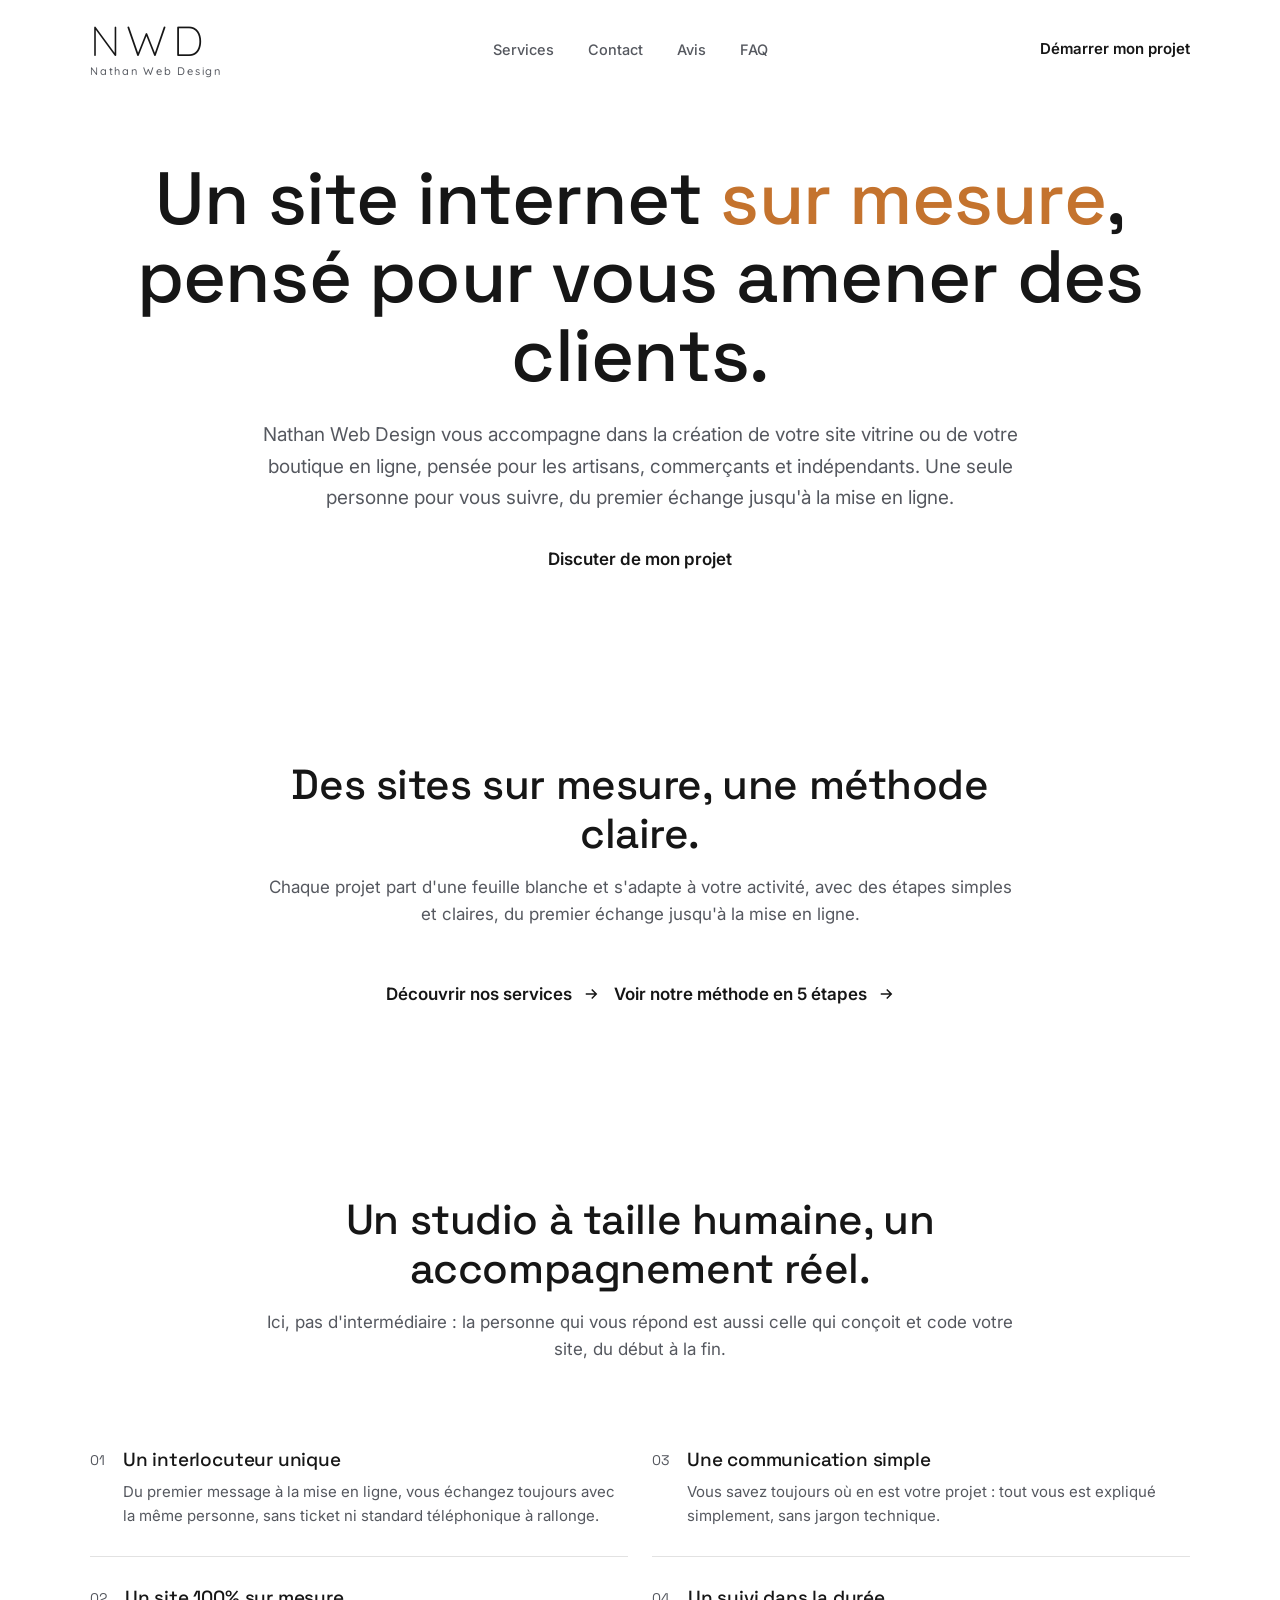
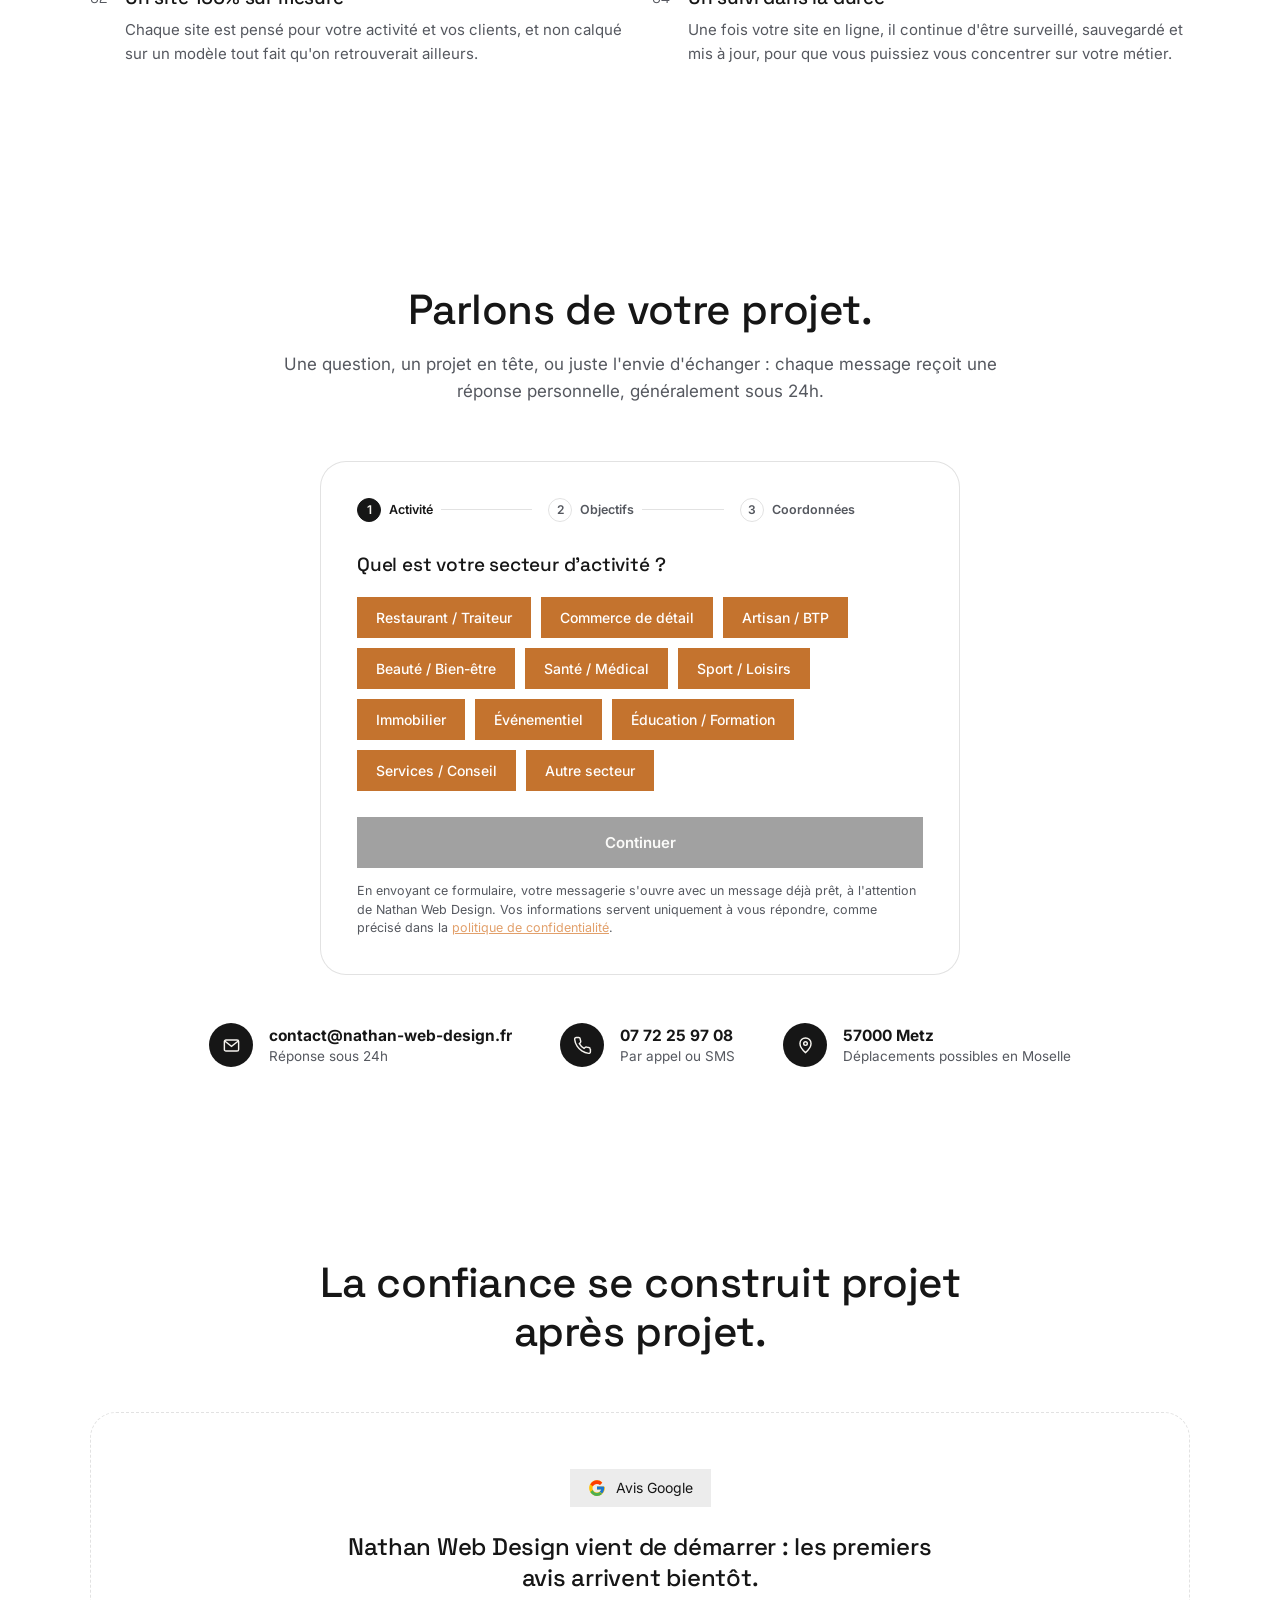
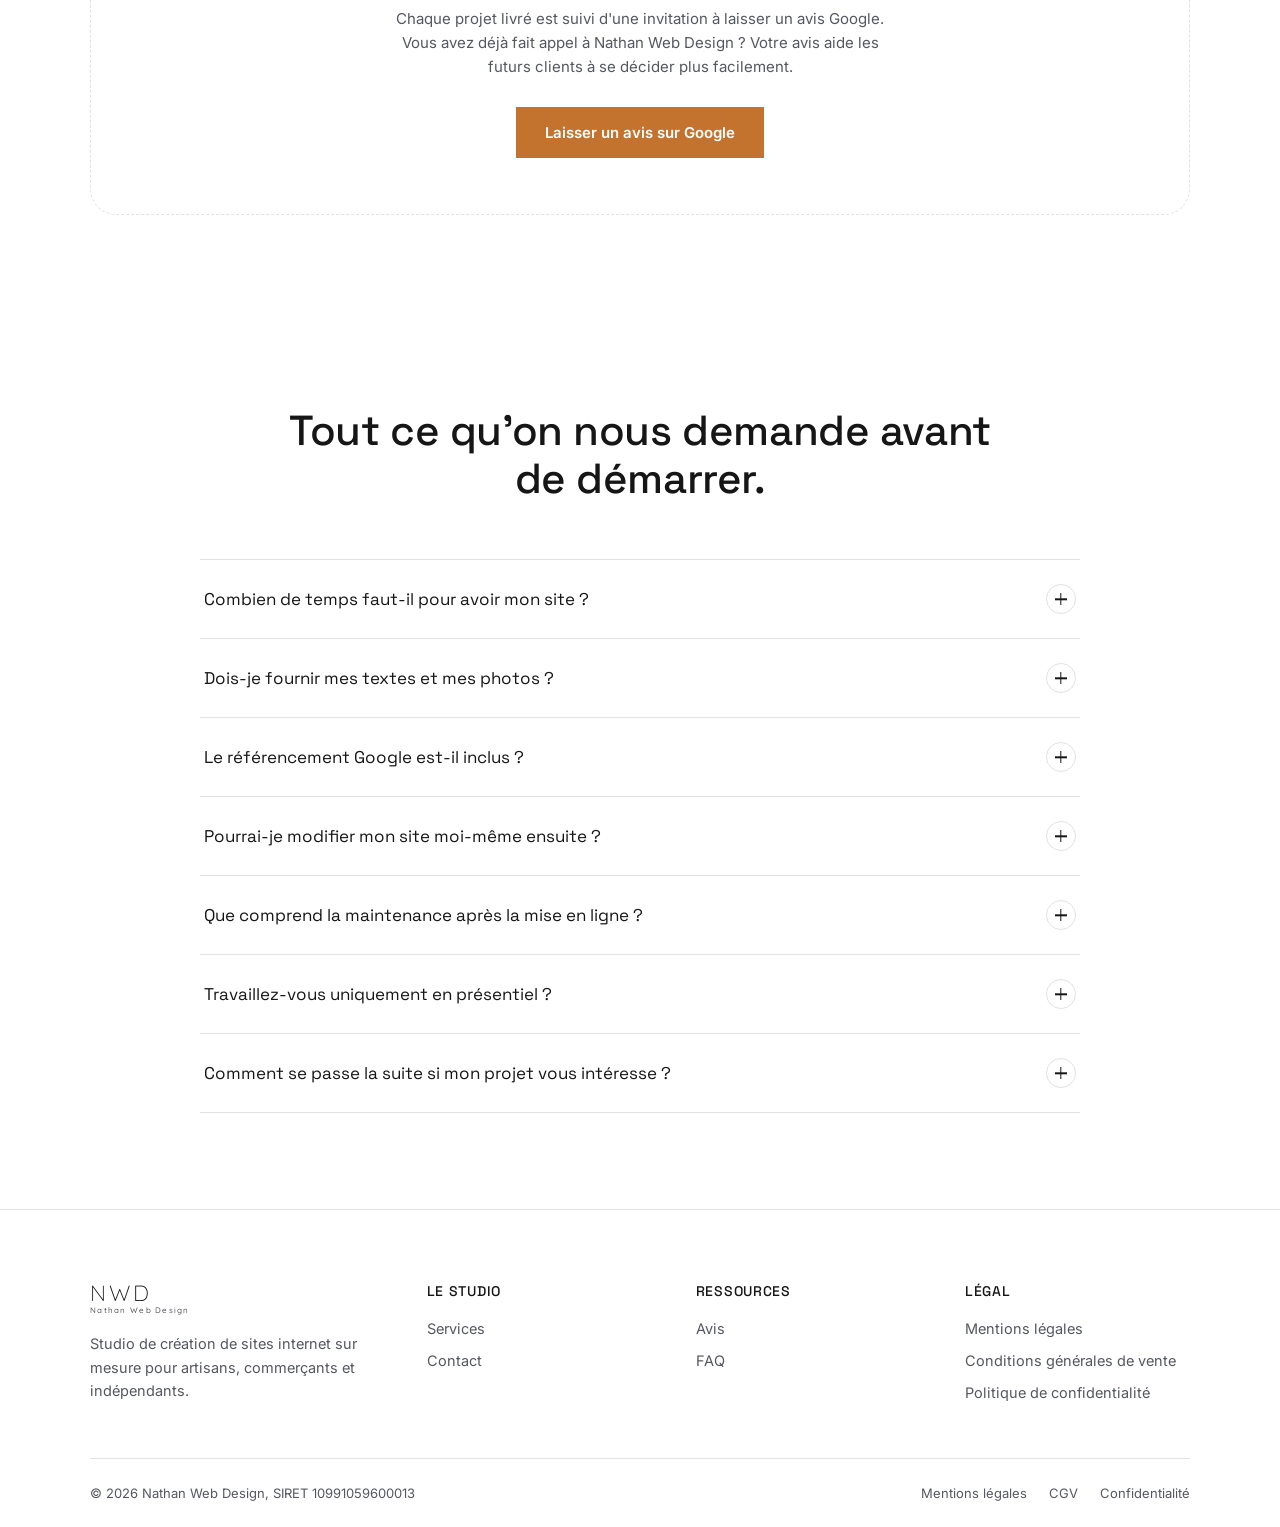
<file: index.html>
<!DOCTYPE html>
<html lang="fr">
<head>
<meta charset="UTF-8">
<meta name="viewport" content="width=device-width, initial-scale=1.0">
<title>Nathan Web Design, création de sites internet sur mesure</title>
<meta name="description" content="Nathan Web Design conçoit des sites internet sur mesure pour artisans, commerçants et indépendants : sites vitrines, boutiques en ligne, refontes et référencement local.">
<link rel="icon" type="image/png" href="assets/img/favicon.png">
<link rel="preconnect" href="https://fonts.googleapis.com">
<link rel="preconnect" href="https://fonts.gstatic.com" crossorigin>
<link href="https://fonts.googleapis.com/css2?family=Inter:wght@400;500;600;700&family=Quicksand:wght@300;500&family=Space+Grotesk:wght@400;500;600;700&display=swap" rel="stylesheet">
<link rel="stylesheet" href="assets/css/style.css">
</head>
<body>
<a class="skip-link" href="#main-content">Aller au contenu</a>

<header class="site-header" id="site-header">
  <div class="container">
    <a class="brand" href="#hero" aria-label="Nathan Web Design, accueil">
      <span class="brand-logo"><span class="brand-mark">NWD</span><span class="brand-tag">Nathan Web Design</span></span>
    </a>
    <nav class="main-nav" aria-label="Navigation principale">
      <ul>
        <li><a href="#services">Services</a></li>
        <li><a href="#contact">Contact</a></li>
        <li><a href="#avis">Avis</a></li>
        <li><a href="#faq">FAQ</a></li>
      </ul>
    </nav>
    <a class="btn btn-ghost header-cta" href="#contact">Démarrer mon projet</a>
    <button class="nav-toggle" id="nav-toggle" aria-label="Ouvrir le menu" aria-expanded="false">
      <svg class="icon-open" viewBox="0 0 24 24" fill="none" stroke="currentColor" stroke-width="1.8"><line x1="3" y1="7" x2="21" y2="7"/><line x1="3" y1="12" x2="21" y2="12"/><line x1="3" y1="17" x2="21" y2="17"/></svg>
      <svg class="icon-close" viewBox="0 0 24 24" fill="none" stroke="currentColor" stroke-width="1.8"><line x1="5" y1="5" x2="19" y2="19"/><line x1="19" y1="5" x2="5" y2="19"/></svg>
    </button>
  </div>
</header>

<div class="mobile-menu" id="mobile-menu">
  <ul>
    <li><a href="#services">Services</a></li>
    <li><a href="#contact">Contact</a></li>
    <li><a href="#avis">Avis</a></li>
    <li><a href="#faq">FAQ</a></li>
  </ul>
  <div class="mm-foot">
    <a href="mailto:contact@nathan-web-design.fr">contact@nathan-web-design.fr</a>
    <span>Réponse personnelle sous 24h</span>
  </div>
</div>

<main id="main-content">

  <!-- HERO -->
  <section class="hero" id="hero">
    <div class="container">
      <div>
        <h1>Un site internet <em>sur mesure</em>, pensé pour vous amener des clients.</h1>
        <p class="hero-lede">Nathan Web Design vous accompagne dans la création de votre site vitrine ou de votre boutique en ligne, pensée pour les artisans, commerçants et indépendants. Une seule personne pour vous suivre, du premier échange jusqu'à la mise en ligne.</p>
        <div class="hero-actions">
          <a class="btn btn-ghost" href="#contact">Discuter de mon projet</a>
        </div>
      </div>
    </div>
  </section>

  <!-- SERVICES & METHODE -->
  <section class="section-pad" id="services">
    <div class="container">
      <div class="section-head" data-reveal>
        <h2>Des sites sur mesure, une méthode claire.</h2>
        <p>Chaque projet part d'une feuille blanche et s'adapte à votre activité, avec des étapes simples et claires, du premier échange jusqu'à la mise en ligne.</p>
      </div>

      <div class="btn-row" data-reveal>
        <a class="btn btn-ghost reveal-trigger" href="services.html">
          Découvrir nos services
          <svg viewBox="0 0 24 24" fill="none" stroke="currentColor" stroke-width="2"><path d="M5 12h14M13 6l6 6-6 6"/></svg>
        </a>
        <a class="btn btn-ghost reveal-trigger" href="methode.html">
          Voir notre méthode en 5 étapes
          <svg viewBox="0 0 24 24" fill="none" stroke="currentColor" stroke-width="2"><path d="M5 12h14M13 6l6 6-6 6"/></svg>
        </a>
      </div>
    </div>
  </section>

  <!-- WHY US -->
  <section class="section-pad">
    <div class="container">
      <div class="section-head" data-reveal>
        <h2>Un studio à taille humaine, un accompagnement réel.</h2>
        <p>Ici, pas d'intermédiaire : la personne qui vous répond est aussi celle qui conçoit et code votre site, du début à la fin.</p>
      </div>

      <div class="grid grid-2" data-reveal>
        <div>
          <div class="feature">
            <span class="num">01</span>
            <div>
              <h3>Un interlocuteur unique</h3>
              <p>Du premier message à la mise en ligne, vous échangez toujours avec la même personne, sans ticket ni standard téléphonique à rallonge.</p>
            </div>
          </div>
          <div class="feature">
            <span class="num">02</span>
            <div>
              <h3>Un site 100% sur mesure</h3>
              <p>Chaque site est pensé pour votre activité et vos clients, et non calqué sur un modèle tout fait qu'on retrouverait ailleurs.</p>
            </div>
          </div>
        </div>
        <div>
          <div class="feature">
            <span class="num">03</span>
            <div>
              <h3>Une communication simple</h3>
              <p>Vous savez toujours où en est votre projet : tout vous est expliqué simplement, sans jargon technique.</p>
            </div>
          </div>
          <div class="feature">
            <span class="num">04</span>
            <div>
              <h3>Un suivi dans la durée</h3>
              <p>Une fois votre site en ligne, il continue d'être surveillé, sauvegardé et mis à jour, pour que vous puissiez vous concentrer sur votre métier.</p>
            </div>
          </div>
        </div>
      </div>
    </div>
  </section>

  <!-- CONTACT -->
  <section class="section-pad" id="contact">
    <div class="container">
      <div class="section-head" data-reveal>
        <h2>Parlons de votre projet.</h2>
        <p>Une question, un projet en tête, ou juste l'envie d'échanger : chaque message reçoit une réponse personnelle, généralement sous 24h.</p>
      </div>

      <form class="contact-form" id="contact-form" data-mailto="contact@nathan-web-design.fr" data-reveal>
        <div class="form-progress">
          <span class="form-progress-step is-active" data-step-indicator="1"><i>1</i>Activité</span>
          <span class="form-progress-step" data-step-indicator="2"><i>2</i>Objectifs</span>
          <span class="form-progress-step" data-step-indicator="3"><i>3</i>Coordonnées</span>
        </div>

        <div class="form-step is-active" data-step="1">
          <h3 class="form-step-title">Quel est votre secteur d'activité ?</h3>
          <div class="option-grid" role="group" aria-label="Secteur d'activité">
            <button type="button" class="option-pill" data-sector="Restaurant / Traiteur">Restaurant / Traiteur</button>
            <button type="button" class="option-pill" data-sector="Commerce de détail">Commerce de détail</button>
            <button type="button" class="option-pill" data-sector="Artisan / BTP">Artisan / BTP</button>
            <button type="button" class="option-pill" data-sector="Beauté / Bien-être">Beauté / Bien-être</button>
            <button type="button" class="option-pill" data-sector="Santé / Médical">Santé / Médical</button>
            <button type="button" class="option-pill" data-sector="Sport / Loisirs">Sport / Loisirs</button>
            <button type="button" class="option-pill" data-sector="Immobilier">Immobilier</button>
            <button type="button" class="option-pill" data-sector="Événementiel">Événementiel</button>
            <button type="button" class="option-pill" data-sector="Éducation / Formation">Éducation / Formation</button>
            <button type="button" class="option-pill" data-sector="Services / Conseil">Services / Conseil</button>
            <button type="button" class="option-pill" data-sector="Autre secteur">Autre secteur</button>
          </div>
          <input type="hidden" name="sector" id="sector-value">
          <div class="form-step-actions">
            <button type="button" class="btn btn-primary btn-block" data-step-next disabled>Continuer</button>
          </div>
        </div>

        <div class="form-step" data-step="2">
          <h3 class="form-step-title">Qu'attendez-vous de votre site ? <span>(plusieurs choix possibles)</span></h3>
          <div class="option-grid">
            <label class="option-check"><input type="checkbox" name="goal" value="Apparaître sur Google">Apparaître sur Google</label>
            <label class="option-check"><input type="checkbox" name="goal" value="Présenter mes services et tarifs">Présenter mes services et tarifs</label>
            <label class="option-check"><input type="checkbox" name="goal" value="Vendre en ligne">Vendre en ligne</label>
            <label class="option-check"><input type="checkbox" name="goal" value="Prendre des rendez-vous en ligne">Prendre des rendez-vous en ligne</label>
            <label class="option-check"><input type="checkbox" name="goal" value="Moderniser mon image">Moderniser mon image</label>
            <label class="option-check"><input type="checkbox" name="goal" value="Remplacer un site existant">Remplacer un site existant</label>
          </div>
          <div class="form-step-actions two">
            <button type="button" class="btn btn-ghost" data-step-back>Retour</button>
            <button type="button" class="btn btn-primary" data-step-next>Continuer</button>
          </div>
        </div>

        <div class="form-step" data-step="3">
          <h3 class="form-step-title">Vos coordonnées</h3>
          <div class="form-row two">
            <div class="field">
              <label for="name">Nom et prénom</label>
              <input type="text" id="name" name="name" placeholder="Marie Dupont" required>
            </div>
            <div class="field">
              <label for="email">Adresse email</label>
              <input type="email" id="email" name="email" placeholder="contact@monentreprise.fr" required>
            </div>
          </div>
          <div class="form-row">
            <div class="field">
              <label for="phone">Téléphone (facultatif)</label>
              <input type="tel" id="phone" name="phone" placeholder="06 XX XX XX XX">
            </div>
          </div>
          <div class="form-row">
            <div class="field">
              <label for="message">Un mot sur votre projet (facultatif)</label>
              <textarea id="message" name="message" placeholder="Contraintes, date de lancement souhaitée..."></textarea>
            </div>
          </div>
          <div class="form-step-actions two">
            <button type="button" class="btn btn-ghost" data-step-back>Retour</button>
            <button type="submit" class="btn btn-primary">Envoyer la demande</button>
          </div>
        </div>

        <p class="form-note">En envoyant ce formulaire, votre messagerie s'ouvre avec un message déjà prêt, à l'attention de Nathan Web Design. Vos informations servent uniquement à vous répondre, comme précisé dans la <a href="politique-confidentialite.html" style="color:#e2a06b;text-decoration:underline;">politique de confidentialité</a>.</p>
        <p class="form-success">Votre client mail va s'ouvrir avec votre message pré-rempli. Il ne vous reste plus qu'à l'envoyer !</p>
      </form>

      <ul class="contact-list" data-reveal>
        <li>
          <span class="ci-icon"><svg viewBox="0 0 24 24" fill="none" stroke="currentColor" stroke-width="1.8"><path d="M4 4h16v16H4z" opacity="0"/><path d="m3 6 9 7 9-7"/><rect x="3" y="5" width="18" height="14" rx="2"/></svg></span>
          <div><a href="mailto:contact@nathan-web-design.fr"><strong>contact@nathan-web-design.fr</strong></a><span>Réponse sous 24h</span></div>
        </li>
        <li>
          <span class="ci-icon"><svg viewBox="0 0 24 24" fill="none" stroke="currentColor" stroke-width="1.8"><path d="M22 16.9v3a2 2 0 0 1-2.2 2 19.8 19.8 0 0 1-8.6-3.1 19.5 19.5 0 0 1-6-6A19.8 19.8 0 0 1 2.1 4.2 2 2 0 0 1 4.1 2h3a2 2 0 0 1 2 1.7c.1.9.3 1.8.6 2.7a2 2 0 0 1-.5 2.1L8 9.7a16 16 0 0 0 6 6l1.2-1.2a2 2 0 0 1 2.1-.5c.9.3 1.8.5 2.7.6a2 2 0 0 1 1.7 2Z"/></svg></span>
          <div><a href="tel:+33772259708"><strong>07 72 25 97 08</strong></a><span>Par appel ou SMS</span></div>
        </li>
        <li>
          <span class="ci-icon"><svg viewBox="0 0 24 24" fill="none" stroke="currentColor" stroke-width="1.8"><path d="M12 21s7-6.1 7-11.5A7 7 0 0 0 5 9.5C5 14.9 12 21 12 21Z"/><circle cx="12" cy="9.5" r="2.3"/></svg></span>
          <div><strong>57000 Metz</strong><span>Déplacements possibles en Moselle</span></div>
        </li>
      </ul>
    </div>
  </section>

  <!-- AVIS GOOGLE -->
  <section class="section-pad" id="avis">
    <div class="container">
      <div class="section-head" data-reveal>
        <h2>La confiance se construit projet après projet.</h2>
      </div>

      <div class="reviews-shell" data-reveal>
        <div class="google-badge">
          <svg width="18" height="18" viewBox="0 0 48 48"><path fill="#FFC107" d="M43.6 20.5H42V20H24v8h11.3C33.7 32.9 29.3 36 24 36c-6.6 0-12-5.4-12-12s5.4-12 12-12c3.1 0 5.8 1.1 8 3l6-6C34 5.1 29.3 3 24 3 12.4 3 3 12.4 3 24s9.4 21 21 21 21-9.4 21-21c0-1.5-.2-2.7-.4-3.5z"/><path fill="#FF3D00" d="m6.3 14.7 6.6 4.8C14.4 15.9 18.8 13 24 13c3.1 0 5.8 1.1 8 3l6-6C34 5.1 29.3 3 24 3 16.3 3 9.6 7.3 6.3 14.7z"/><path fill="#4CAF50" d="M24 45c5.2 0 9.9-2 13.4-5.2l-6.2-5.2C29.2 36.5 26.7 37.5 24 37.5c-5.3 0-9.7-3.4-11.3-8.1l-6.5 5C9.5 40.6 16.2 45 24 45z"/><path fill="#1976D2" d="M43.6 20.5H42V20H24v8h11.3c-.8 2.2-2.2 4.1-4.1 5.6l6.2 5.2C39.9 37.3 43 31.5 43 24c0-1.5-.2-2.7-.4-3.5z"/></svg>
          Avis Google
        </div>
        <h3>Nathan Web Design vient de démarrer : les premiers avis arrivent bientôt.</h3>
        <p>Chaque projet livré est suivi d'une invitation à laisser un avis Google. Vous avez déjà fait appel à Nathan Web Design ? Votre avis aide les futurs clients à se décider plus facilement.</p>
        <a class="btn btn-accent" href="#" target="_blank" rel="noopener" aria-label="Laisser un avis Google (lien à renseigner)">Laisser un avis sur Google</a>

        <!--
          Quand les premiers avis Google seront disponibles, dupliquez le bloc
          ci-dessous (.review-card) autant de fois que nécessaire à l'intérieur
          d'un conteneur <div class="review-cards">…</div> placé ici, et
          remplacez le texte, le nom et le nombre d'étoiles par les vrais avis.

          <div class="review-cards">
            <div class="review-card">
              <div class="stars">
                <svg viewBox="0 0 20 20" fill="currentColor"><path d="M10 1l2.6 5.9 6.4.6-4.8 4.3 1.4 6.3L10 15l-5.6 3.1 1.4-6.3L1 7.5l6.4-.6L10 1z"/></svg>
                <svg viewBox="0 0 20 20" fill="currentColor"><path d="M10 1l2.6 5.9 6.4.6-4.8 4.3 1.4 6.3L10 15l-5.6 3.1 1.4-6.3L1 7.5l6.4-.6L10 1z"/></svg>
                <svg viewBox="0 0 20 20" fill="currentColor"><path d="M10 1l2.6 5.9 6.4.6-4.8 4.3 1.4 6.3L10 15l-5.6 3.1 1.4-6.3L1 7.5l6.4-.6L10 1z"/></svg>
                <svg viewBox="0 0 20 20" fill="currentColor"><path d="M10 1l2.6 5.9 6.4.6-4.8 4.3 1.4 6.3L10 15l-5.6 3.1 1.4-6.3L1 7.5l6.4-.6L10 1z"/></svg>
                <svg viewBox="0 0 20 20" fill="currentColor"><path d="M10 1l2.6 5.9 6.4.6-4.8 4.3 1.4 6.3L10 15l-5.6 3.1 1.4-6.3L1 7.5l6.4-.6L10 1z"/></svg>
              </div>
              <p>"Texte de l'avis du client."</p>
              <div class="who">
                <span class="review-avatar"></span>
                <div><strong>Nom du client</strong><span>Nom de l'entreprise</span></div>
              </div>
            </div>
          </div>
        -->
      </div>
    </div>
  </section>

  <!-- FAQ -->
  <section class="section-pad" id="faq">
    <div class="container">
      <div class="section-head" data-reveal>
        <h2>Tout ce qu'on nous demande avant de démarrer.</h2>
      </div>

      <div class="faq-list" data-reveal>
        <div class="faq-item">
          <button class="faq-q" aria-expanded="false">Combien de temps faut-il pour avoir mon site ?<span class="plus"></span></button>
          <div class="faq-a"><div class="faq-a-inner">Comptez généralement 2 à 3 semaines entre notre premier échange et la mise en ligne, selon l'ampleur du projet et la rapidité avec laquelle vous fournissez vos contenus (textes, photos).</div></div>
        </div>
        <div class="faq-item">
          <button class="faq-q" aria-expanded="false">Dois-je fournir mes textes et mes photos ?<span class="plus"></span></button>
          <div class="faq-a"><div class="faq-a-inner">Idéalement oui, pour que le site vous ressemble vraiment. Si vous n'avez ni l'un ni l'autre, ce n'est pas un problème : une aide à la rédaction et des visuels de qualité peuvent être proposés selon le projet.</div></div>
        </div>
        <div class="faq-item">
          <button class="faq-q" aria-expanded="false">Le référencement Google est-il inclus ?<span class="plus"></span></button>
          <div class="faq-a"><div class="faq-a-inner">Un référencement local de base (SEO on-page : titres, structure, fiche d'activité et de localisation) est intégré à chaque site. Un référencement plus poussé, avec suivi dans la Search Console, peut être mis en place selon les besoins du projet.</div></div>
        </div>
        <div class="faq-item">
          <button class="faq-q" aria-expanded="false">Pourrai-je modifier mon site moi-même ensuite ?<span class="plus"></span></button>
          <div class="faq-a"><div class="faq-a-inner">Selon les besoins de votre projet, un espace simplifié peut vous permettre de modifier vos textes, horaires ou photos vous-même, sans toucher au code. Les modifications restent aussi possibles sur simple demande.</div></div>
        </div>
        <div class="faq-item">
          <button class="faq-q" aria-expanded="false">Que comprend la maintenance après la mise en ligne ?<span class="plus"></span></button>
          <div class="faq-a"><div class="faq-a-inner">L'hébergement, le nom de domaine, les mises à jour de sécurité et les sauvegardes régulières. Les modalités sont discutées ensemble avant la mise en ligne, pour que votre site reste fiable dans la durée.</div></div>
        </div>
        <div class="faq-item">
          <button class="faq-q" aria-expanded="false">Travaillez-vous uniquement en présentiel ?<span class="plus"></span></button>
          <div class="faq-a"><div class="faq-a-inner">Non, l'essentiel du projet se fait à distance par échanges écrits, téléphoniques ou en visioconférence. Des rendez-vous en présentiel restent possibles en Moselle si vous le souhaitez.</div></div>
        </div>
        <div class="faq-item">
          <button class="faq-q" aria-expanded="false">Comment se passe la suite si mon projet vous intéresse ?<span class="plus"></span></button>
          <div class="faq-a"><div class="faq-a-inner">On échange d'abord sur votre activité et vos objectifs. Si le courant passe des deux côtés, on définit ensemble le contenu du site et un calendrier de réalisation.</div></div>
        </div>
      </div>
    </div>
  </section>

</main>

<footer class="site-footer">
  <div class="container">
    <div class="footer-top">
      <div class="footer-brand">
        <span class="brand-logo"><span class="brand-mark">NWD</span><span class="brand-tag">Nathan Web Design</span></span>
        <p>Studio de création de sites internet sur mesure pour artisans, commerçants et indépendants.</p>
      </div>
      <div class="footer-col">
        <h4>Le studio</h4>
        <ul>
          <li><a href="#services">Services</a></li>
          <li><a href="#contact">Contact</a></li>
        </ul>
      </div>
      <div class="footer-col">
        <h4>Ressources</h4>
        <ul>
          <li><a href="#avis">Avis</a></li>
          <li><a href="#faq">FAQ</a></li>
        </ul>
      </div>
      <div class="footer-col">
        <h4>Légal</h4>
        <ul>
          <li><a href="mentions-legales.html">Mentions légales</a></li>
          <li><a href="cgv.html">Conditions générales de vente</a></li>
          <li><a href="politique-confidentialite.html">Politique de confidentialité</a></li>
        </ul>
      </div>
    </div>
    <div class="footer-bottom">
      <span>© <span data-year></span> Nathan Web Design, SIRET 10991059600013</span>
      <nav class="legal-links">
        <a href="mentions-legales.html">Mentions légales</a>
        <a href="cgv.html">CGV</a>
        <a href="politique-confidentialite.html">Confidentialité</a>
      </nav>
    </div>
  </div>
</footer>

<button class="back-to-top" aria-label="Retour en haut de page">
  <svg viewBox="0 0 24 24" fill="none" stroke="currentColor" stroke-width="2"><path d="M12 19V5M5 12l7-7 7 7"/></svg>
</button>

<script src="assets/js/script.js"></script>
</body>
</html>
</file>
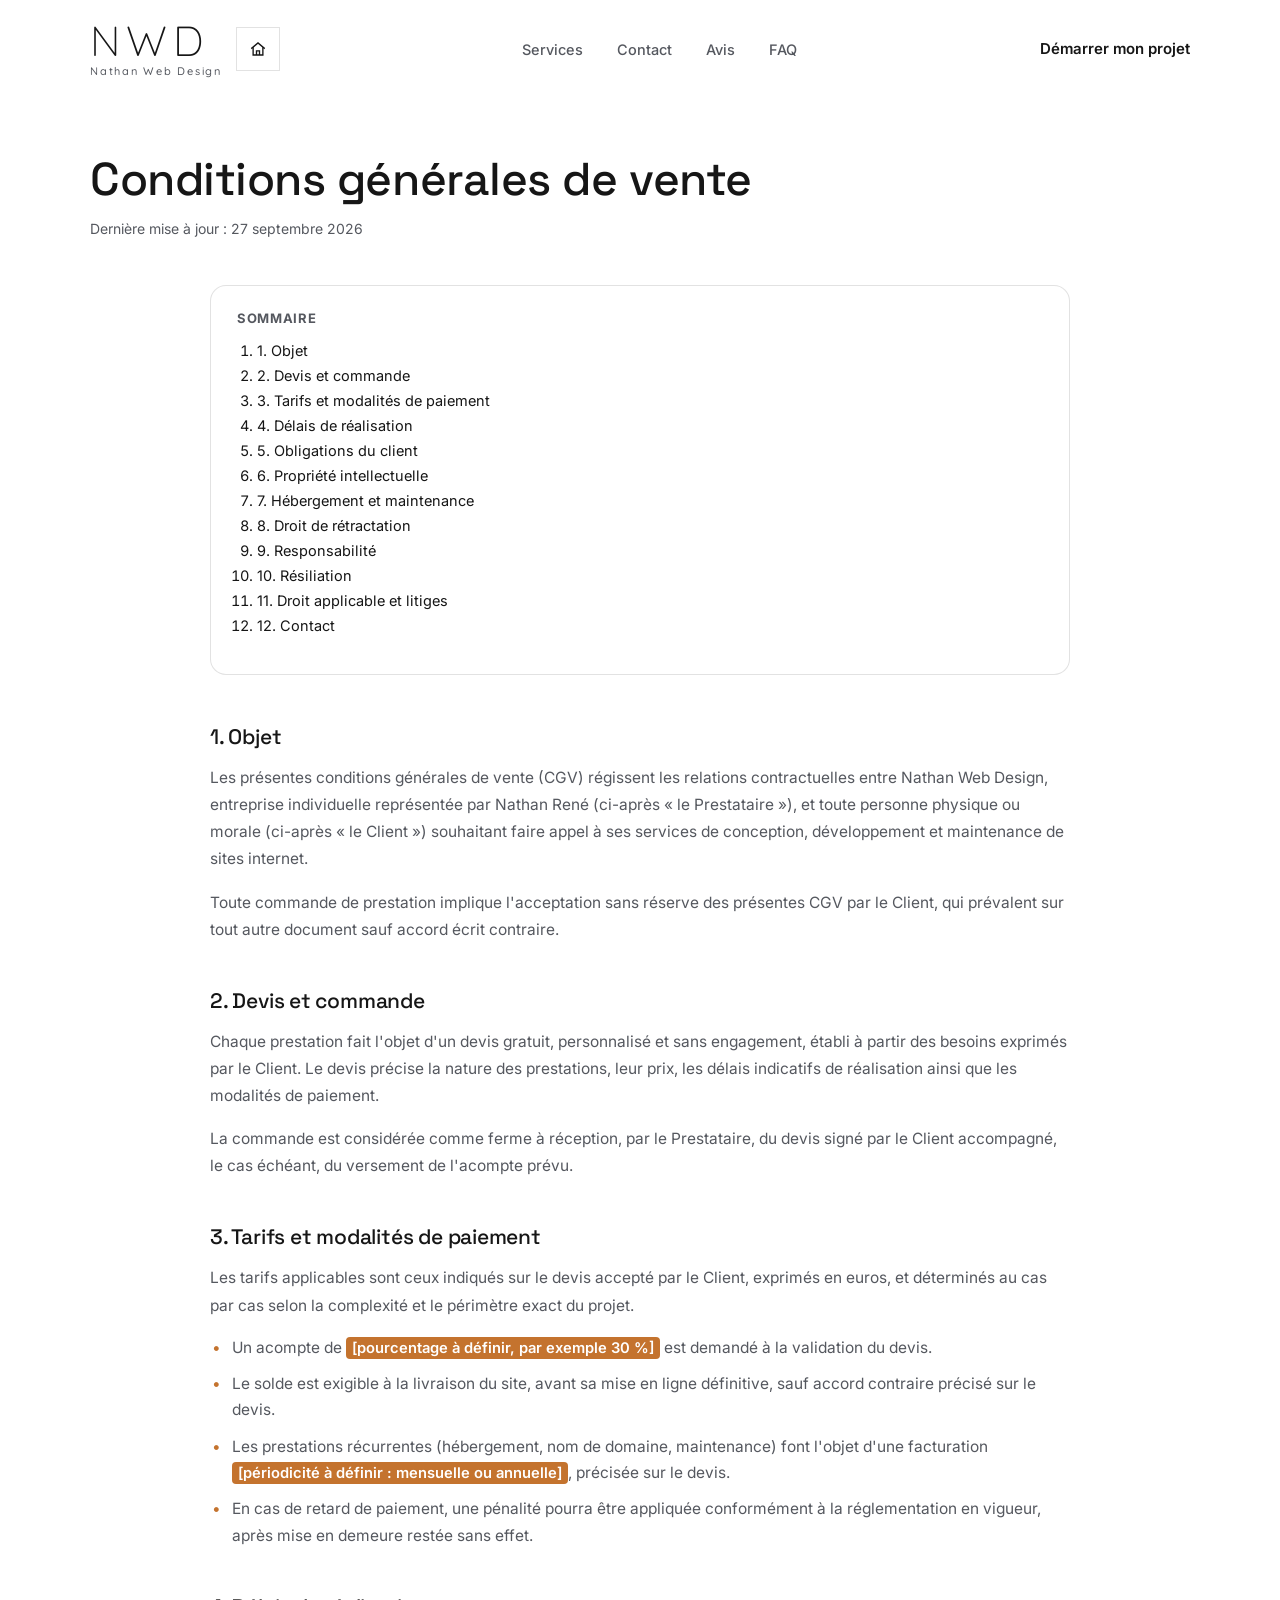
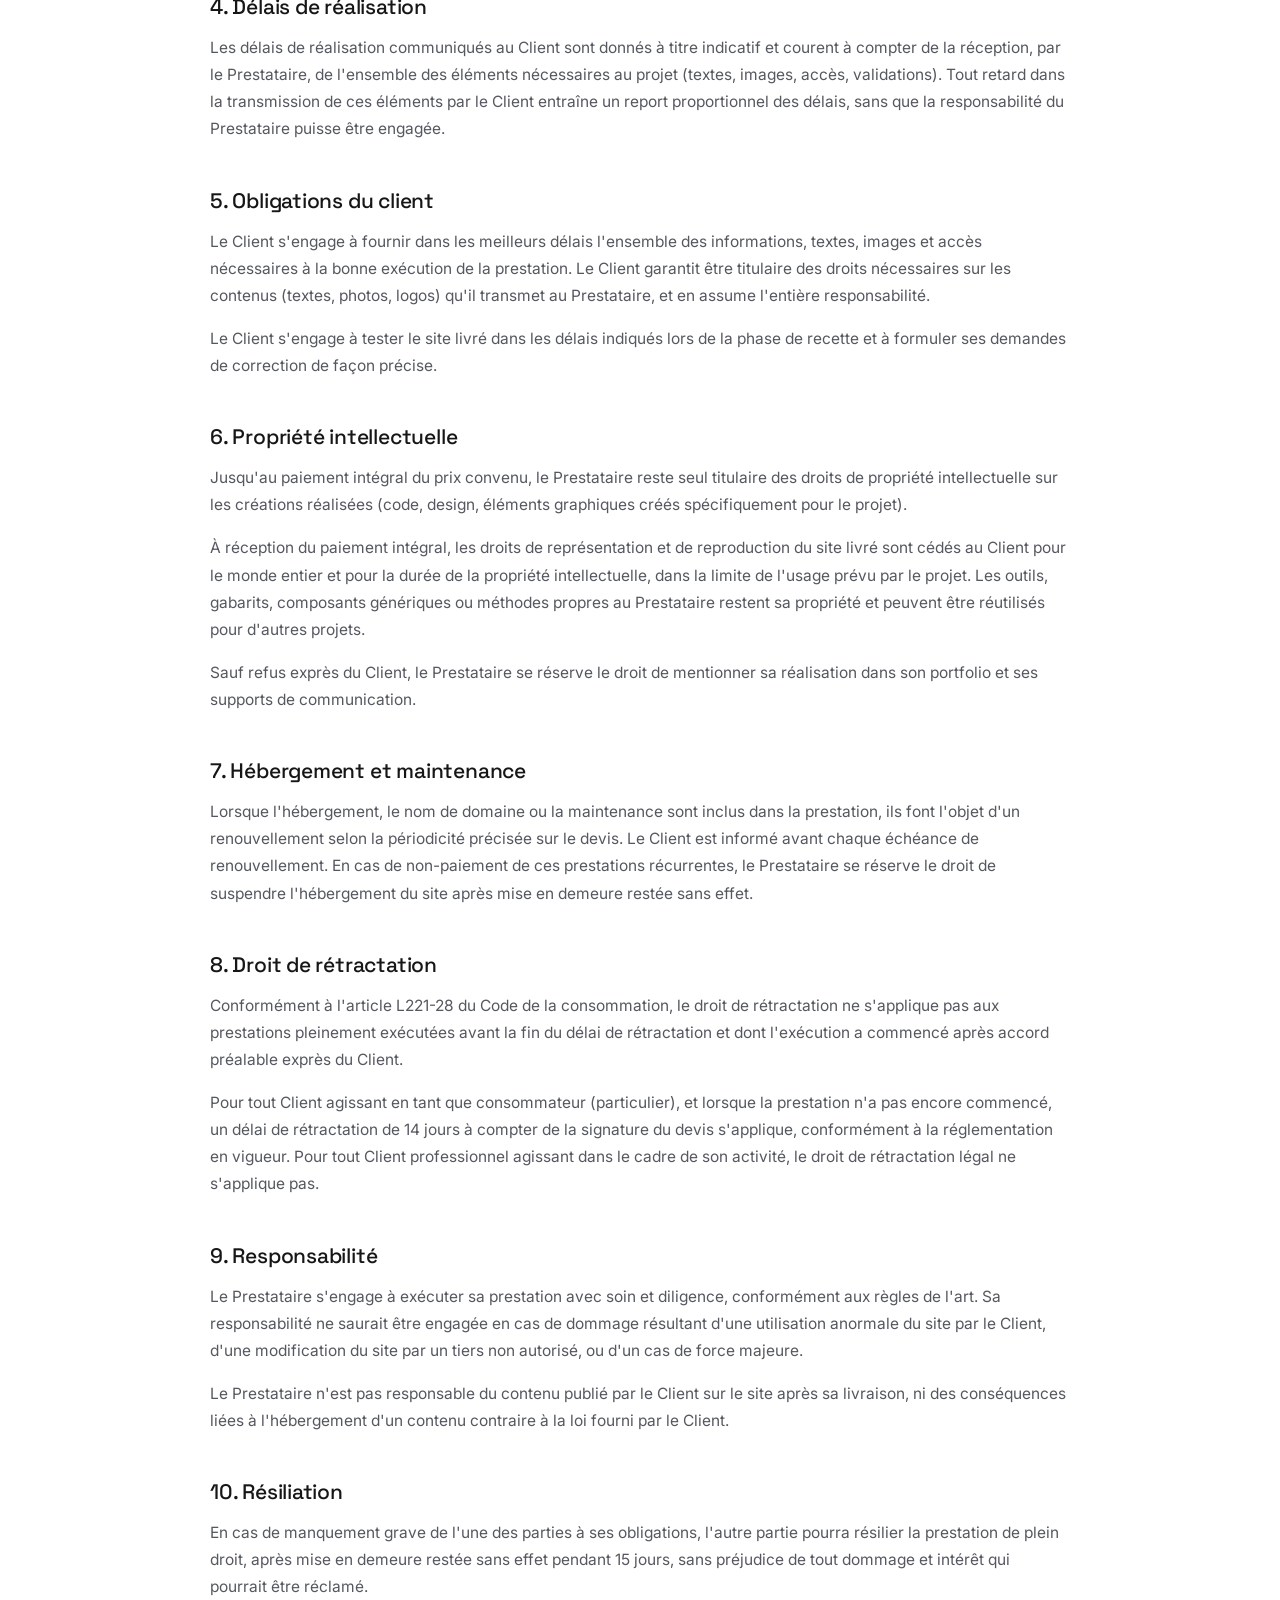
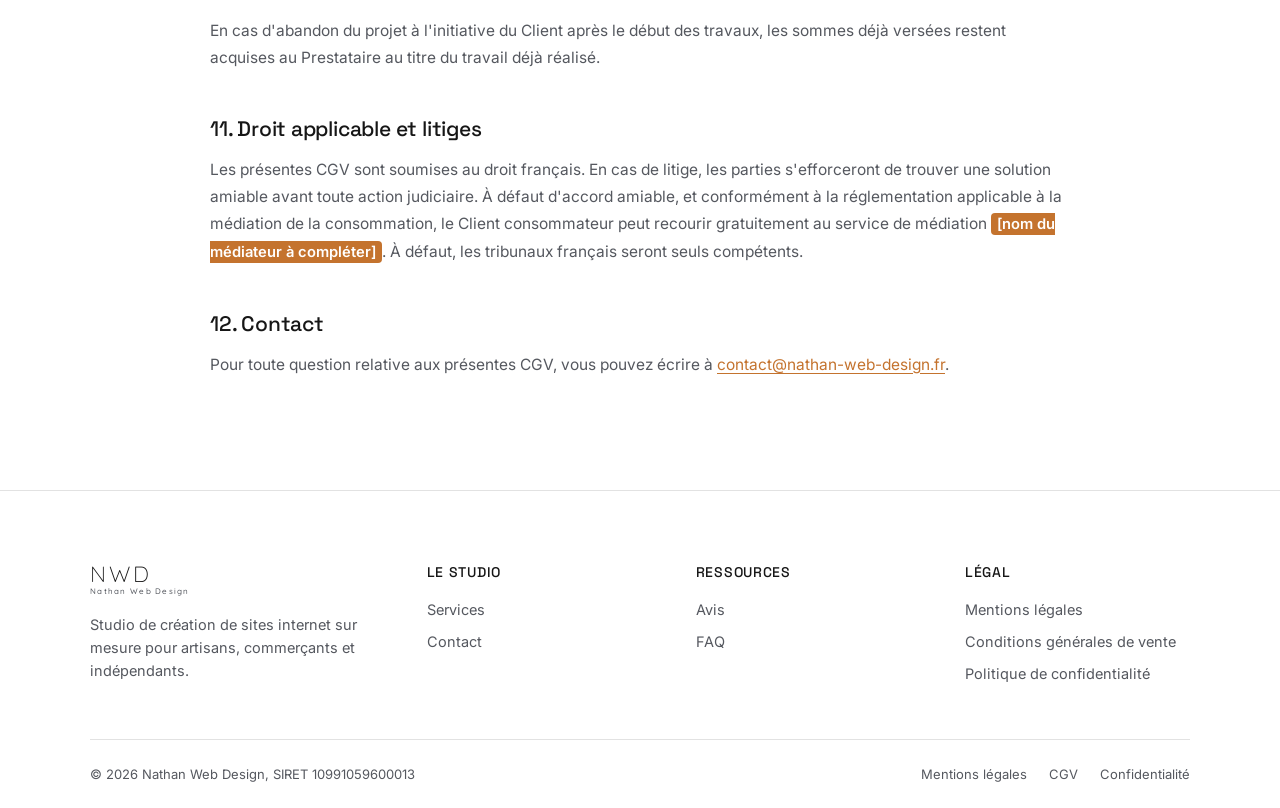
<file: cgv.html>
<!DOCTYPE html>
<html lang="fr">
<head>
<meta charset="UTF-8">
<meta name="viewport" content="width=device-width, initial-scale=1.0">
<title>Conditions générales de vente, Nathan Web Design</title>
<meta name="description" content="Conditions générales de vente de Nathan Web Design : devis, tarifs, délais, obligations, propriété intellectuelle et résiliation.">
<meta name="robots" content="noindex, follow">
<link rel="icon" type="image/png" href="assets/img/favicon.png">
<link rel="preconnect" href="https://fonts.googleapis.com">
<link rel="preconnect" href="https://fonts.gstatic.com" crossorigin>
<link href="https://fonts.googleapis.com/css2?family=Inter:wght@400;500;600;700&family=Quicksand:wght@300;500&family=Space+Grotesk:wght@400;500;600;700&display=swap" rel="stylesheet">
<link rel="stylesheet" href="assets/css/style.css">
</head>
<body>
<a class="skip-link" href="#main-content">Aller au contenu</a>

<header class="site-header" id="site-header">
  <div class="container">
    <div class="brand-group">
      <a class="brand" href="index.html" aria-label="Nathan Web Design, accueil">
        <span class="brand-logo"><span class="brand-mark">NWD</span><span class="brand-tag">Nathan Web Design</span></span>
      </a>
      <a class="home-btn" href="index.html" aria-label="Retour à l'accueil">
        <svg viewBox="0 0 24 24" fill="none" stroke="currentColor" stroke-width="1.8"><path d="M3 11.5 12 4l9 7.5"/><path d="M5.5 9.5V20h13V9.5"/><path d="M10 20v-5.5h4V20"/></svg>
      </a>
    </div>
    <nav class="main-nav" aria-label="Navigation principale">
      <ul>
        <li><a href="index.html#services">Services</a></li>
        <li><a href="index.html#contact">Contact</a></li>
        <li><a href="index.html#avis">Avis</a></li>
        <li><a href="index.html#faq">FAQ</a></li>
      </ul>
    </nav>
    <a class="btn btn-ghost header-cta" href="index.html#contact">Démarrer mon projet</a>
    <button class="nav-toggle" id="nav-toggle" aria-label="Ouvrir le menu" aria-expanded="false">
      <svg class="icon-open" viewBox="0 0 24 24" fill="none" stroke="currentColor" stroke-width="1.8"><line x1="3" y1="7" x2="21" y2="7"/><line x1="3" y1="12" x2="21" y2="12"/><line x1="3" y1="17" x2="21" y2="17"/></svg>
      <svg class="icon-close" viewBox="0 0 24 24" fill="none" stroke="currentColor" stroke-width="1.8"><line x1="5" y1="5" x2="19" y2="19"/><line x1="19" y1="5" x2="5" y2="19"/></svg>
    </button>
  </div>
</header>

<div class="mobile-menu" id="mobile-menu">
  <ul>
    <li><a href="index.html#services">Services</a></li>
    <li><a href="index.html#contact">Contact</a></li>
    <li><a href="index.html#avis">Avis</a></li>
    <li><a href="index.html#faq">FAQ</a></li>
  </ul>
  <div class="mm-foot">
    <a href="mailto:contact@nathan-web-design.fr">contact@nathan-web-design.fr</a>
  </div>
</div>

<main id="main-content">
  <section class="legal-page section-pad">
    <div class="container">
      <h1>Conditions générales de vente</h1>
      <p class="legal-updated">Dernière mise à jour : 27 septembre 2026</p>

      <div class="legal-toc">
        <p>Sommaire</p>
        <ol>
          <li><a href="#objet">1. Objet</a></li>
          <li><a href="#devis">2. Devis et commande</a></li>
          <li><a href="#tarifs">3. Tarifs et modalités de paiement</a></li>
          <li><a href="#delais">4. Délais de réalisation</a></li>
          <li><a href="#obligations">5. Obligations du client</a></li>
          <li><a href="#propriete">6. Propriété intellectuelle</a></li>
          <li><a href="#hebergement">7. Hébergement et maintenance</a></li>
          <li><a href="#retractation">8. Droit de rétractation</a></li>
          <li><a href="#responsabilite">9. Responsabilité</a></li>
          <li><a href="#resiliation">10. Résiliation</a></li>
          <li><a href="#litiges">11. Droit applicable et litiges</a></li>
          <li><a href="#contact">12. Contact</a></li>
        </ol>
      </div>

      <div class="legal-body">
        <h2 id="objet">1. Objet</h2>
        <p>Les présentes conditions générales de vente (CGV) régissent les relations contractuelles entre Nathan Web Design, entreprise individuelle représentée par Nathan René (ci-après « le Prestataire »), et toute personne physique ou morale (ci-après « le Client ») souhaitant faire appel à ses services de conception, développement et maintenance de sites internet.</p>
        <p>Toute commande de prestation implique l'acceptation sans réserve des présentes CGV par le Client, qui prévalent sur tout autre document sauf accord écrit contraire.</p>

        <h2 id="devis">2. Devis et commande</h2>
        <p>Chaque prestation fait l'objet d'un devis gratuit, personnalisé et sans engagement, établi à partir des besoins exprimés par le Client. Le devis précise la nature des prestations, leur prix, les délais indicatifs de réalisation ainsi que les modalités de paiement.</p>
        <p>La commande est considérée comme ferme à réception, par le Prestataire, du devis signé par le Client accompagné, le cas échéant, du versement de l'acompte prévu.</p>

        <h2 id="tarifs">3. Tarifs et modalités de paiement</h2>
        <p>Les tarifs applicables sont ceux indiqués sur le devis accepté par le Client, exprimés en euros, et déterminés au cas par cas selon la complexité et le périmètre exact du projet.</p>
        <ul>
          <li>Un acompte de <span class="legal-placeholder">[pourcentage à définir, par exemple 30 %]</span> est demandé à la validation du devis.</li>
          <li>Le solde est exigible à la livraison du site, avant sa mise en ligne définitive, sauf accord contraire précisé sur le devis.</li>
          <li>Les prestations récurrentes (hébergement, nom de domaine, maintenance) font l'objet d'une facturation <span class="legal-placeholder">[périodicité à définir : mensuelle ou annuelle]</span>, précisée sur le devis.</li>
          <li>En cas de retard de paiement, une pénalité pourra être appliquée conformément à la réglementation en vigueur, après mise en demeure restée sans effet.</li>
        </ul>

        <h2 id="delais">4. Délais de réalisation</h2>
        <p>Les délais de réalisation communiqués au Client sont donnés à titre indicatif et courent à compter de la réception, par le Prestataire, de l'ensemble des éléments nécessaires au projet (textes, images, accès, validations). Tout retard dans la transmission de ces éléments par le Client entraîne un report proportionnel des délais, sans que la responsabilité du Prestataire puisse être engagée.</p>

        <h2 id="obligations">5. Obligations du client</h2>
        <p>Le Client s'engage à fournir dans les meilleurs délais l'ensemble des informations, textes, images et accès nécessaires à la bonne exécution de la prestation. Le Client garantit être titulaire des droits nécessaires sur les contenus (textes, photos, logos) qu'il transmet au Prestataire, et en assume l'entière responsabilité.</p>
        <p>Le Client s'engage à tester le site livré dans les délais indiqués lors de la phase de recette et à formuler ses demandes de correction de façon précise.</p>

        <h2 id="propriete">6. Propriété intellectuelle</h2>
        <p>Jusqu'au paiement intégral du prix convenu, le Prestataire reste seul titulaire des droits de propriété intellectuelle sur les créations réalisées (code, design, éléments graphiques créés spécifiquement pour le projet).</p>
        <p>À réception du paiement intégral, les droits de représentation et de reproduction du site livré sont cédés au Client pour le monde entier et pour la durée de la propriété intellectuelle, dans la limite de l'usage prévu par le projet. Les outils, gabarits, composants génériques ou méthodes propres au Prestataire restent sa propriété et peuvent être réutilisés pour d'autres projets.</p>
        <p>Sauf refus exprès du Client, le Prestataire se réserve le droit de mentionner sa réalisation dans son portfolio et ses supports de communication.</p>

        <h2 id="hebergement">7. Hébergement et maintenance</h2>
        <p>Lorsque l'hébergement, le nom de domaine ou la maintenance sont inclus dans la prestation, ils font l'objet d'un renouvellement selon la périodicité précisée sur le devis. Le Client est informé avant chaque échéance de renouvellement. En cas de non-paiement de ces prestations récurrentes, le Prestataire se réserve le droit de suspendre l'hébergement du site après mise en demeure restée sans effet.</p>

        <h2 id="retractation">8. Droit de rétractation</h2>
        <p>Conformément à l'article L221-28 du Code de la consommation, le droit de rétractation ne s'applique pas aux prestations pleinement exécutées avant la fin du délai de rétractation et dont l'exécution a commencé après accord préalable exprès du Client.</p>
        <p>Pour tout Client agissant en tant que consommateur (particulier), et lorsque la prestation n'a pas encore commencé, un délai de rétractation de 14 jours à compter de la signature du devis s'applique, conformément à la réglementation en vigueur. Pour tout Client professionnel agissant dans le cadre de son activité, le droit de rétractation légal ne s'applique pas.</p>

        <h2 id="responsabilite">9. Responsabilité</h2>
        <p>Le Prestataire s'engage à exécuter sa prestation avec soin et diligence, conformément aux règles de l'art. Sa responsabilité ne saurait être engagée en cas de dommage résultant d'une utilisation anormale du site par le Client, d'une modification du site par un tiers non autorisé, ou d'un cas de force majeure.</p>
        <p>Le Prestataire n'est pas responsable du contenu publié par le Client sur le site après sa livraison, ni des conséquences liées à l'hébergement d'un contenu contraire à la loi fourni par le Client.</p>

        <h2 id="resiliation">10. Résiliation</h2>
        <p>En cas de manquement grave de l'une des parties à ses obligations, l'autre partie pourra résilier la prestation de plein droit, après mise en demeure restée sans effet pendant 15 jours, sans préjudice de tout dommage et intérêt qui pourrait être réclamé.</p>
        <p>En cas d'abandon du projet à l'initiative du Client après le début des travaux, les sommes déjà versées restent acquises au Prestataire au titre du travail déjà réalisé.</p>

        <h2 id="litiges">11. Droit applicable et litiges</h2>
        <p>Les présentes CGV sont soumises au droit français. En cas de litige, les parties s'efforceront de trouver une solution amiable avant toute action judiciaire. À défaut d'accord amiable, et conformément à la réglementation applicable à la médiation de la consommation, le Client consommateur peut recourir gratuitement au service de médiation <span class="legal-placeholder">[nom du médiateur à compléter]</span>. À défaut, les tribunaux français seront seuls compétents.</p>

        <h2 id="contact">12. Contact</h2>
        <p>Pour toute question relative aux présentes CGV, vous pouvez écrire à <a href="mailto:contact@nathan-web-design.fr">contact@nathan-web-design.fr</a>.</p>
      </div>
    </div>
  </section>
</main>

<footer class="site-footer">
  <div class="container">
    <div class="footer-top">
      <div class="footer-brand">
        <span class="brand-logo"><span class="brand-mark">NWD</span><span class="brand-tag">Nathan Web Design</span></span>
        <p>Studio de création de sites internet sur mesure pour artisans, commerçants et indépendants.</p>
      </div>
      <div class="footer-col">
        <h4>Le studio</h4>
        <ul>
          <li><a href="index.html#services">Services</a></li>
          <li><a href="index.html#contact">Contact</a></li>
        </ul>
      </div>
      <div class="footer-col">
        <h4>Ressources</h4>
        <ul>
          <li><a href="index.html#avis">Avis</a></li>
          <li><a href="index.html#faq">FAQ</a></li>
        </ul>
      </div>
      <div class="footer-col">
        <h4>Légal</h4>
        <ul>
          <li><a href="mentions-legales.html">Mentions légales</a></li>
          <li><a href="cgv.html">Conditions générales de vente</a></li>
          <li><a href="politique-confidentialite.html">Politique de confidentialité</a></li>
        </ul>
      </div>
    </div>
    <div class="footer-bottom">
      <span>© <span data-year></span> Nathan Web Design, SIRET 10991059600013</span>
      <nav class="legal-links">
        <a href="mentions-legales.html">Mentions légales</a>
        <a href="cgv.html">CGV</a>
        <a href="politique-confidentialite.html">Confidentialité</a>
      </nav>
    </div>
  </div>
</footer>

<button class="back-to-top" aria-label="Retour en haut de page">
  <svg viewBox="0 0 24 24" fill="none" stroke="currentColor" stroke-width="2"><path d="M12 19V5M5 12l7-7 7 7"/></svg>
</button>

<script src="assets/js/script.js"></script>
</body>
</html>
</file>
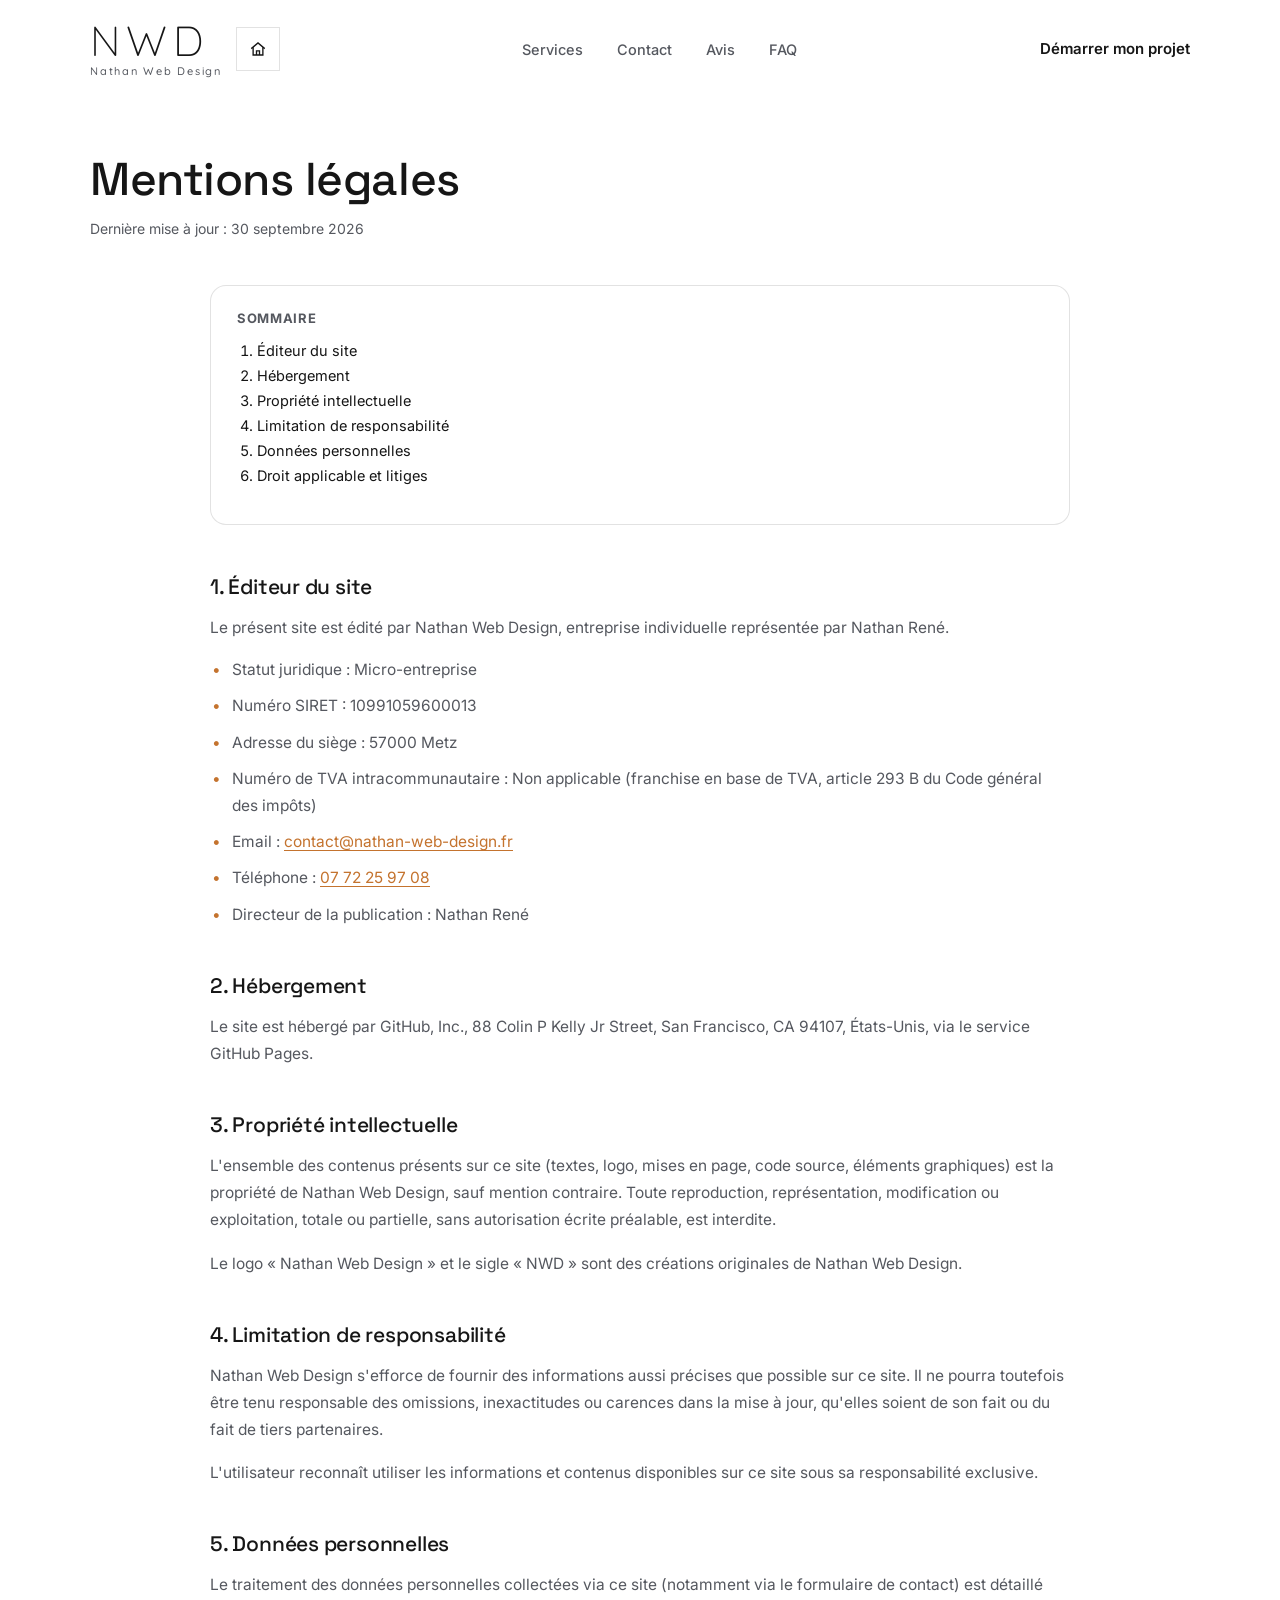
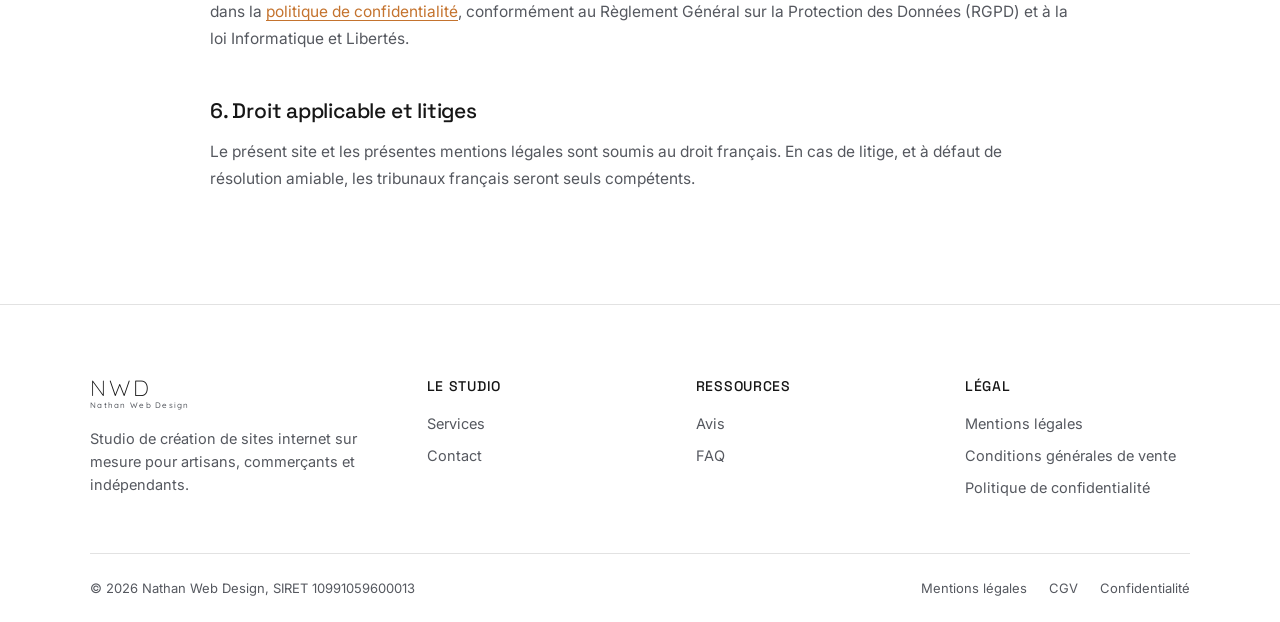
<file: mentions-legales.html>
<!DOCTYPE html>
<html lang="fr">
<head>
<meta charset="UTF-8">
<meta name="viewport" content="width=device-width, initial-scale=1.0">
<title>Mentions légales, Nathan Web Design</title>
<meta name="description" content="Mentions légales du site Nathan Web Design : éditeur, hébergement, propriété intellectuelle et données personnelles.">
<meta name="robots" content="noindex, follow">
<link rel="icon" type="image/png" href="assets/img/favicon.png">
<link rel="preconnect" href="https://fonts.googleapis.com">
<link rel="preconnect" href="https://fonts.gstatic.com" crossorigin>
<link href="https://fonts.googleapis.com/css2?family=Inter:wght@400;500;600;700&family=Quicksand:wght@300;500&family=Space+Grotesk:wght@400;500;600;700&display=swap" rel="stylesheet">
<link rel="stylesheet" href="assets/css/style.css">
</head>
<body>
<a class="skip-link" href="#main-content">Aller au contenu</a>

<header class="site-header" id="site-header">
  <div class="container">
    <div class="brand-group">
      <a class="brand" href="index.html" aria-label="Nathan Web Design, accueil">
        <span class="brand-logo"><span class="brand-mark">NWD</span><span class="brand-tag">Nathan Web Design</span></span>
      </a>
      <a class="home-btn" href="index.html" aria-label="Retour à l'accueil">
        <svg viewBox="0 0 24 24" fill="none" stroke="currentColor" stroke-width="1.8"><path d="M3 11.5 12 4l9 7.5"/><path d="M5.5 9.5V20h13V9.5"/><path d="M10 20v-5.5h4V20"/></svg>
      </a>
    </div>
    <nav class="main-nav" aria-label="Navigation principale">
      <ul>
        <li><a href="index.html#services">Services</a></li>
        <li><a href="index.html#contact">Contact</a></li>
        <li><a href="index.html#avis">Avis</a></li>
        <li><a href="index.html#faq">FAQ</a></li>
      </ul>
    </nav>
    <a class="btn btn-ghost header-cta" href="index.html#contact">Démarrer mon projet</a>
    <button class="nav-toggle" id="nav-toggle" aria-label="Ouvrir le menu" aria-expanded="false">
      <svg class="icon-open" viewBox="0 0 24 24" fill="none" stroke="currentColor" stroke-width="1.8"><line x1="3" y1="7" x2="21" y2="7"/><line x1="3" y1="12" x2="21" y2="12"/><line x1="3" y1="17" x2="21" y2="17"/></svg>
      <svg class="icon-close" viewBox="0 0 24 24" fill="none" stroke="currentColor" stroke-width="1.8"><line x1="5" y1="5" x2="19" y2="19"/><line x1="19" y1="5" x2="5" y2="19"/></svg>
    </button>
  </div>
</header>

<div class="mobile-menu" id="mobile-menu">
  <ul>
    <li><a href="index.html#services">Services</a></li>
    <li><a href="index.html#contact">Contact</a></li>
    <li><a href="index.html#avis">Avis</a></li>
    <li><a href="index.html#faq">FAQ</a></li>
  </ul>
  <div class="mm-foot">
    <a href="mailto:contact@nathan-web-design.fr">contact@nathan-web-design.fr</a>
  </div>
</div>

<main id="main-content">
  <section class="legal-page section-pad">
    <div class="container">
      <h1>Mentions légales</h1>
      <p class="legal-updated">Dernière mise à jour : 30 septembre 2026</p>

      <div class="legal-toc">
        <p>Sommaire</p>
        <ol>
          <li><a href="#editeur">Éditeur du site</a></li>
          <li><a href="#hebergement">Hébergement</a></li>
          <li><a href="#propriete">Propriété intellectuelle</a></li>
          <li><a href="#responsabilite">Limitation de responsabilité</a></li>
          <li><a href="#donnees">Données personnelles</a></li>
          <li><a href="#litiges">Droit applicable et litiges</a></li>
        </ol>
      </div>

      <div class="legal-body">
        <h2 id="editeur">1. Éditeur du site</h2>
        <p>Le présent site est édité par Nathan Web Design, entreprise individuelle représentée par Nathan René.</p>
        <ul>
          <li>Statut juridique : Micro-entreprise</li>
          <li>Numéro SIRET : 10991059600013</li>
          <li>Adresse du siège : 57000 Metz</li>
          <li>Numéro de TVA intracommunautaire : Non applicable (franchise en base de TVA, article 293 B du Code général des impôts)</li>
          <li>Email : <a href="mailto:contact@nathan-web-design.fr">contact@nathan-web-design.fr</a></li>
          <li>Téléphone : <a href="tel:+33772259708">07 72 25 97 08</a></li>
          <li>Directeur de la publication : Nathan René</li>
        </ul>

        <h2 id="hebergement">2. Hébergement</h2>
        <p>Le site est hébergé par GitHub, Inc., 88 Colin P Kelly Jr Street, San Francisco, CA 94107, États-Unis, via le service GitHub Pages.</p>

        <h2 id="propriete">3. Propriété intellectuelle</h2>
        <p>L'ensemble des contenus présents sur ce site (textes, logo, mises en page, code source, éléments graphiques) est la propriété de Nathan Web Design, sauf mention contraire. Toute reproduction, représentation, modification ou exploitation, totale ou partielle, sans autorisation écrite préalable, est interdite.</p>
        <p>Le logo « Nathan Web Design » et le sigle « NWD » sont des créations originales de Nathan Web Design.</p>

        <h2 id="responsabilite">4. Limitation de responsabilité</h2>
        <p>Nathan Web Design s'efforce de fournir des informations aussi précises que possible sur ce site. Il ne pourra toutefois être tenu responsable des omissions, inexactitudes ou carences dans la mise à jour, qu'elles soient de son fait ou du fait de tiers partenaires.</p>
        <p>L'utilisateur reconnaît utiliser les informations et contenus disponibles sur ce site sous sa responsabilité exclusive.</p>

        <h2 id="donnees">5. Données personnelles</h2>
        <p>Le traitement des données personnelles collectées via ce site (notamment via le formulaire de contact) est détaillé dans la <a href="politique-confidentialite.html">politique de confidentialité</a>, conformément au Règlement Général sur la Protection des Données (RGPD) et à la loi Informatique et Libertés.</p>

        <h2 id="litiges">6. Droit applicable et litiges</h2>
        <p>Le présent site et les présentes mentions légales sont soumis au droit français. En cas de litige, et à défaut de résolution amiable, les tribunaux français seront seuls compétents.</p>
      </div>
    </div>
  </section>
</main>

<footer class="site-footer">
  <div class="container">
    <div class="footer-top">
      <div class="footer-brand">
        <span class="brand-logo"><span class="brand-mark">NWD</span><span class="brand-tag">Nathan Web Design</span></span>
        <p>Studio de création de sites internet sur mesure pour artisans, commerçants et indépendants.</p>
      </div>
      <div class="footer-col">
        <h4>Le studio</h4>
        <ul>
          <li><a href="index.html#services">Services</a></li>
          <li><a href="index.html#contact">Contact</a></li>
        </ul>
      </div>
      <div class="footer-col">
        <h4>Ressources</h4>
        <ul>
          <li><a href="index.html#avis">Avis</a></li>
          <li><a href="index.html#faq">FAQ</a></li>
        </ul>
      </div>
      <div class="footer-col">
        <h4>Légal</h4>
        <ul>
          <li><a href="mentions-legales.html">Mentions légales</a></li>
          <li><a href="cgv.html">Conditions générales de vente</a></li>
          <li><a href="politique-confidentialite.html">Politique de confidentialité</a></li>
        </ul>
      </div>
    </div>
    <div class="footer-bottom">
      <span>© <span data-year></span> Nathan Web Design, SIRET 10991059600013</span>
      <nav class="legal-links">
        <a href="mentions-legales.html">Mentions légales</a>
        <a href="cgv.html">CGV</a>
        <a href="politique-confidentialite.html">Confidentialité</a>
      </nav>
    </div>
  </div>
</footer>

<button class="back-to-top" aria-label="Retour en haut de page">
  <svg viewBox="0 0 24 24" fill="none" stroke="currentColor" stroke-width="2"><path d="M12 19V5M5 12l7-7 7 7"/></svg>
</button>

<script src="assets/js/script.js"></script>
</body>
</html>
</file>
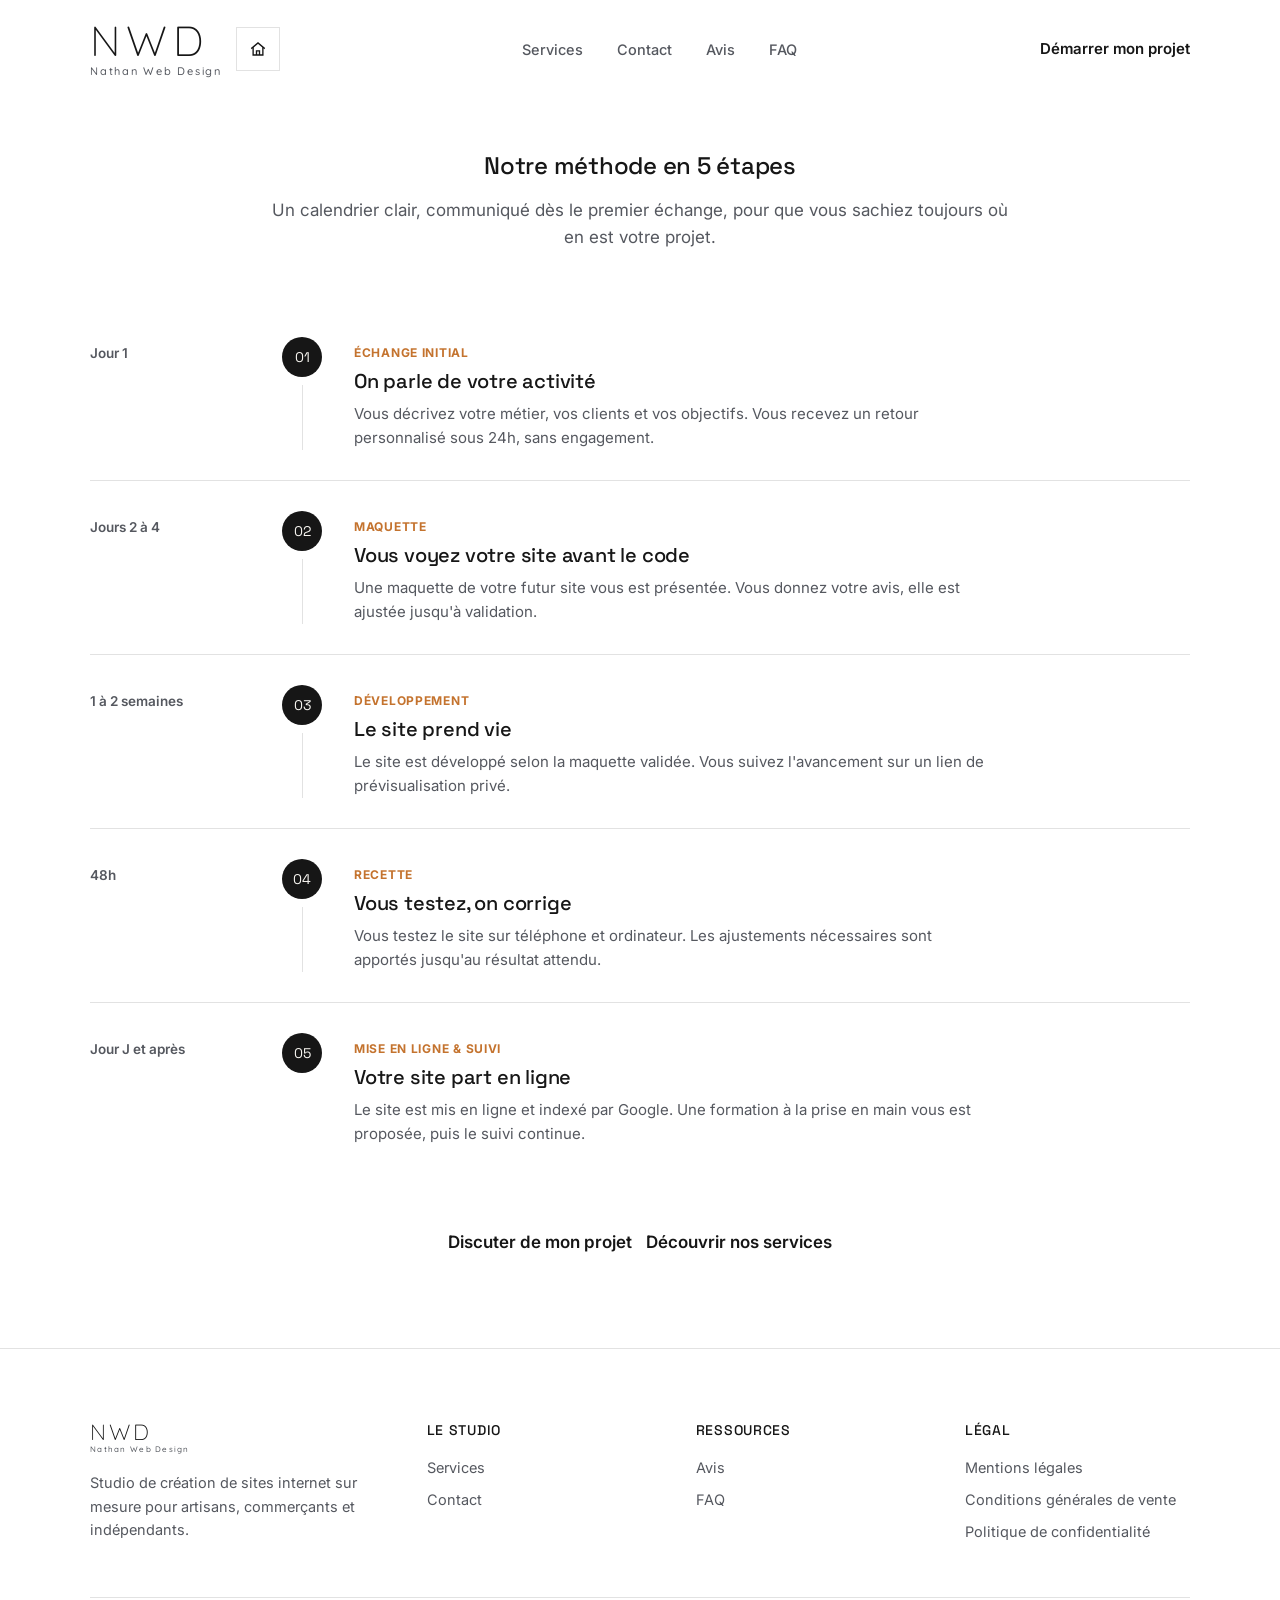
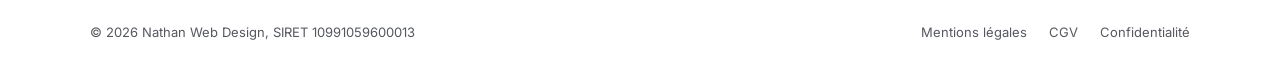
<file: methode.html>
<!DOCTYPE html>
<html lang="fr">
<head>
<meta charset="UTF-8">
<meta name="viewport" content="width=device-width, initial-scale=1.0">
<title>Notre méthode, Nathan Web Design</title>
<meta name="description" content="La méthode de travail de Nathan Web Design en 5 étapes : échange initial, maquette, développement, recette, mise en ligne et suivi.">
<link rel="icon" type="image/png" href="assets/img/favicon.png">
<link rel="preconnect" href="https://fonts.googleapis.com">
<link rel="preconnect" href="https://fonts.gstatic.com" crossorigin>
<link href="https://fonts.googleapis.com/css2?family=Inter:wght@400;500;600;700&family=Quicksand:wght@300;500&family=Space+Grotesk:wght@400;500;600;700&display=swap" rel="stylesheet">
<link rel="stylesheet" href="assets/css/style.css">
</head>
<body>
<a class="skip-link" href="#main-content">Aller au contenu</a>

<header class="site-header" id="site-header">
  <div class="container">
    <div class="brand-group">
      <a class="brand" href="index.html" aria-label="Nathan Web Design, accueil">
        <span class="brand-logo"><span class="brand-mark">NWD</span><span class="brand-tag">Nathan Web Design</span></span>
      </a>
      <a class="home-btn" href="index.html" aria-label="Retour à l'accueil">
        <svg viewBox="0 0 24 24" fill="none" stroke="currentColor" stroke-width="1.8"><path d="M3 11.5 12 4l9 7.5"/><path d="M5.5 9.5V20h13V9.5"/><path d="M10 20v-5.5h4V20"/></svg>
      </a>
    </div>
    <nav class="main-nav" aria-label="Navigation principale">
      <ul>
        <li><a href="index.html#services">Services</a></li>
        <li><a href="index.html#contact">Contact</a></li>
        <li><a href="index.html#avis">Avis</a></li>
        <li><a href="index.html#faq">FAQ</a></li>
      </ul>
    </nav>
    <a class="btn btn-ghost header-cta" href="index.html#contact">Démarrer mon projet</a>
    <button class="nav-toggle" id="nav-toggle" aria-label="Ouvrir le menu" aria-expanded="false">
      <svg class="icon-open" viewBox="0 0 24 24" fill="none" stroke="currentColor" stroke-width="1.8"><line x1="3" y1="7" x2="21" y2="7"/><line x1="3" y1="12" x2="21" y2="12"/><line x1="3" y1="17" x2="21" y2="17"/></svg>
      <svg class="icon-close" viewBox="0 0 24 24" fill="none" stroke="currentColor" stroke-width="1.8"><line x1="5" y1="5" x2="19" y2="19"/><line x1="19" y1="5" x2="5" y2="19"/></svg>
    </button>
  </div>
</header>

<div class="mobile-menu" id="mobile-menu">
  <ul>
    <li><a href="index.html#services">Services</a></li>
    <li><a href="index.html#contact">Contact</a></li>
    <li><a href="index.html#avis">Avis</a></li>
    <li><a href="index.html#faq">FAQ</a></li>
  </ul>
  <div class="mm-foot">
    <a href="mailto:contact@nathan-web-design.fr">contact@nathan-web-design.fr</a>
  </div>
</div>

<main id="main-content">
  <section class="section-pad" style="padding-top: 150px;">
    <div class="container">
      <div class="section-head" data-reveal>
        <h1>Notre méthode en 5 étapes</h1>
        <p>Un calendrier clair, communiqué dès le premier échange, pour que vous sachiez toujours où en est votre projet.</p>
      </div>

      <div class="timeline" data-reveal>
        <div class="tl-item">
          <span class="tl-when">Jour 1</span>
          <div class="tl-marker"><span class="tl-dot">01</span><span class="tl-line"></span></div>
          <div class="tl-content">
            <span class="tl-tag">Échange initial</span>
            <h3>On parle de votre activité</h3>
            <p>Vous décrivez votre métier, vos clients et vos objectifs. Vous recevez un retour personnalisé sous 24h, sans engagement.</p>
          </div>
        </div>
        <div class="tl-item">
          <span class="tl-when">Jours 2 à 4</span>
          <div class="tl-marker"><span class="tl-dot">02</span><span class="tl-line"></span></div>
          <div class="tl-content">
            <span class="tl-tag">Maquette</span>
            <h3>Vous voyez votre site avant le code</h3>
            <p>Une maquette de votre futur site vous est présentée. Vous donnez votre avis, elle est ajustée jusqu'à validation.</p>
          </div>
        </div>
        <div class="tl-item">
          <span class="tl-when">1 à 2 semaines</span>
          <div class="tl-marker"><span class="tl-dot">03</span><span class="tl-line"></span></div>
          <div class="tl-content">
            <span class="tl-tag">Développement</span>
            <h3>Le site prend vie</h3>
            <p>Le site est développé selon la maquette validée. Vous suivez l'avancement sur un lien de prévisualisation privé.</p>
          </div>
        </div>
        <div class="tl-item">
          <span class="tl-when">48h</span>
          <div class="tl-marker"><span class="tl-dot">04</span><span class="tl-line"></span></div>
          <div class="tl-content">
            <span class="tl-tag">Recette</span>
            <h3>Vous testez, on corrige</h3>
            <p>Vous testez le site sur téléphone et ordinateur. Les ajustements nécessaires sont apportés jusqu'au résultat attendu.</p>
          </div>
        </div>
        <div class="tl-item">
          <span class="tl-when">Jour J et après</span>
          <div class="tl-marker"><span class="tl-dot">05</span></div>
          <div class="tl-content">
            <span class="tl-tag">Mise en ligne &amp; suivi</span>
            <h3>Votre site part en ligne</h3>
            <p>Le site est mis en ligne et indexé par Google. Une formation à la prise en main vous est proposée, puis le suivi continue.</p>
          </div>
        </div>
      </div>

      <div class="btn-row" data-reveal style="margin-top: 56px;">
        <a class="btn btn-ghost" href="index.html#contact">Discuter de mon projet</a>
        <a class="btn btn-ghost" href="services.html">Découvrir nos services</a>
      </div>
    </div>
  </section>
</main>

<footer class="site-footer">
  <div class="container">
    <div class="footer-top">
      <div class="footer-brand">
        <span class="brand-logo"><span class="brand-mark">NWD</span><span class="brand-tag">Nathan Web Design</span></span>
        <p>Studio de création de sites internet sur mesure pour artisans, commerçants et indépendants.</p>
      </div>
      <div class="footer-col">
        <h4>Le studio</h4>
        <ul>
          <li><a href="index.html#services">Services</a></li>
          <li><a href="index.html#contact">Contact</a></li>
        </ul>
      </div>
      <div class="footer-col">
        <h4>Ressources</h4>
        <ul>
          <li><a href="index.html#avis">Avis</a></li>
          <li><a href="index.html#faq">FAQ</a></li>
        </ul>
      </div>
      <div class="footer-col">
        <h4>Légal</h4>
        <ul>
          <li><a href="mentions-legales.html">Mentions légales</a></li>
          <li><a href="cgv.html">Conditions générales de vente</a></li>
          <li><a href="politique-confidentialite.html">Politique de confidentialité</a></li>
        </ul>
      </div>
    </div>
    <div class="footer-bottom">
      <span>© <span data-year></span> Nathan Web Design, SIRET 10991059600013</span>
      <nav class="legal-links">
        <a href="mentions-legales.html">Mentions légales</a>
        <a href="cgv.html">CGV</a>
        <a href="politique-confidentialite.html">Confidentialité</a>
      </nav>
    </div>
  </div>
</footer>

<button class="back-to-top" aria-label="Retour en haut de page">
  <svg viewBox="0 0 24 24" fill="none" stroke="currentColor" stroke-width="2"><path d="M12 19V5M5 12l7-7 7 7"/></svg>
</button>

<script src="assets/js/script.js"></script>
</body>
</html>
</file>
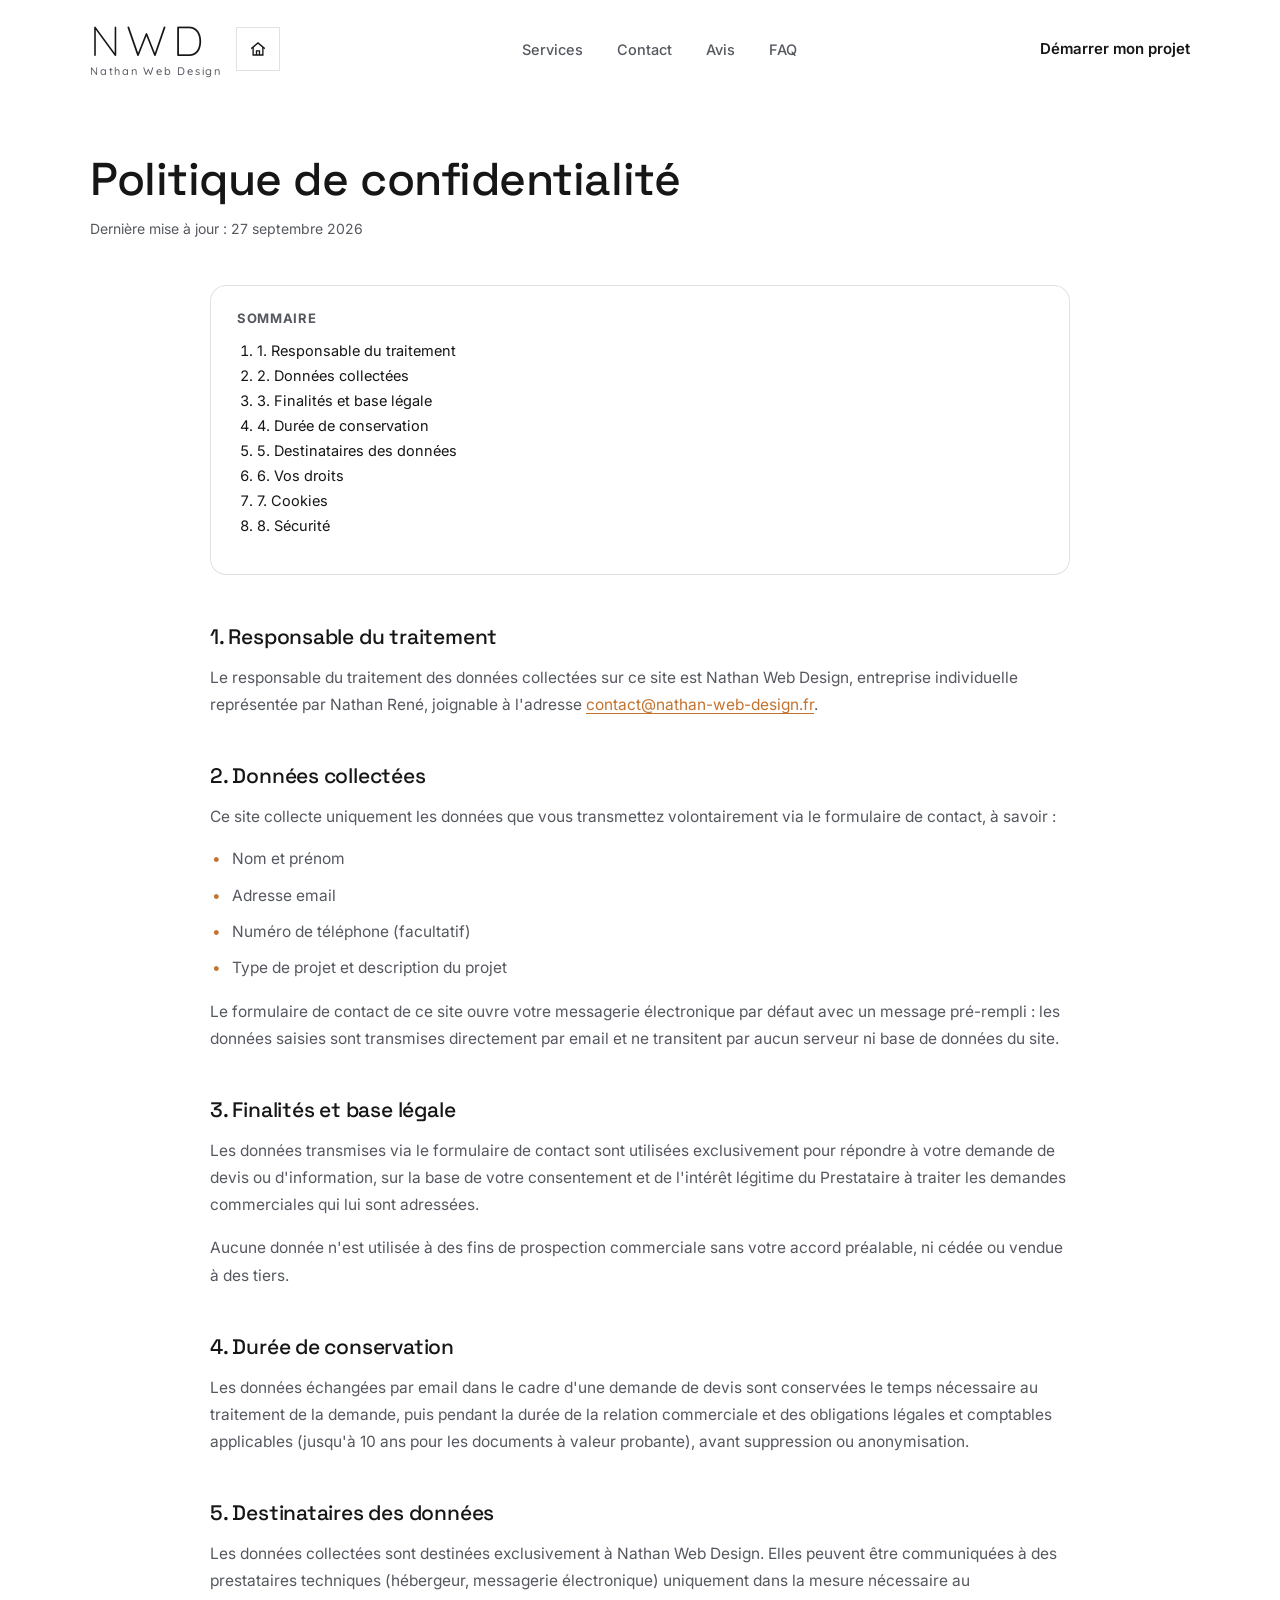
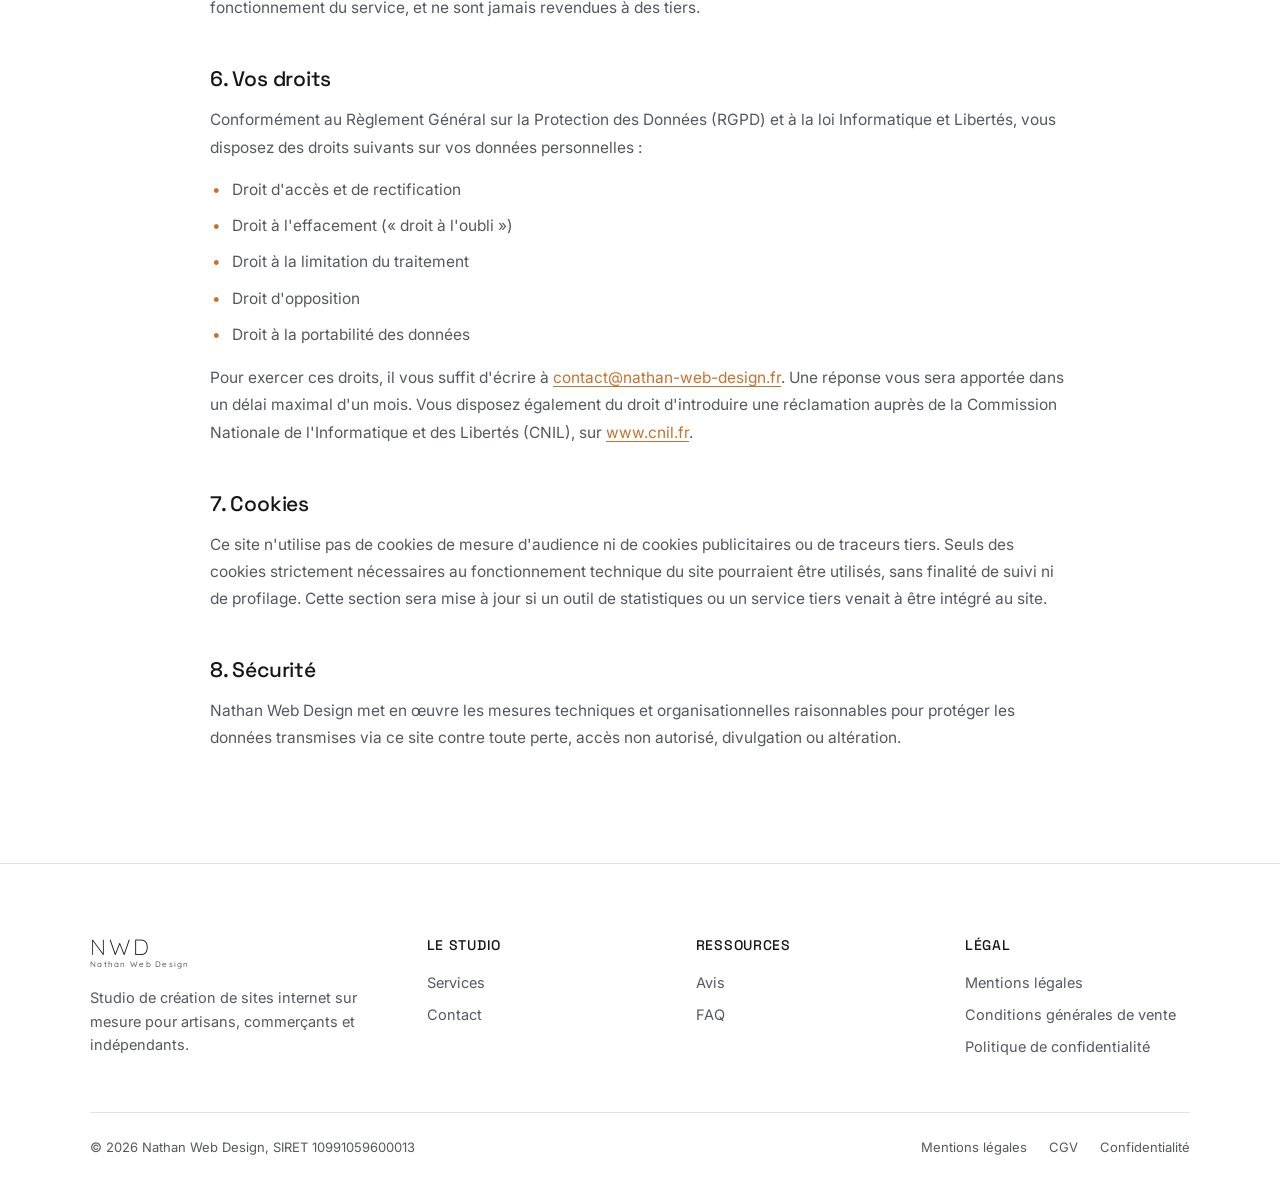
<file: politique-confidentialite.html>
<!DOCTYPE html>
<html lang="fr">
<head>
<meta charset="UTF-8">
<meta name="viewport" content="width=device-width, initial-scale=1.0">
<title>Politique de confidentialité, Nathan Web Design</title>
<meta name="description" content="Politique de confidentialité de Nathan Web Design : données collectées, finalités, durée de conservation et droits RGPD.">
<meta name="robots" content="noindex, follow">
<link rel="icon" type="image/png" href="assets/img/favicon.png">
<link rel="preconnect" href="https://fonts.googleapis.com">
<link rel="preconnect" href="https://fonts.gstatic.com" crossorigin>
<link href="https://fonts.googleapis.com/css2?family=Inter:wght@400;500;600;700&family=Quicksand:wght@300;500&family=Space+Grotesk:wght@400;500;600;700&display=swap" rel="stylesheet">
<link rel="stylesheet" href="assets/css/style.css">
</head>
<body>
<a class="skip-link" href="#main-content">Aller au contenu</a>

<header class="site-header" id="site-header">
  <div class="container">
    <div class="brand-group">
      <a class="brand" href="index.html" aria-label="Nathan Web Design, accueil">
        <span class="brand-logo"><span class="brand-mark">NWD</span><span class="brand-tag">Nathan Web Design</span></span>
      </a>
      <a class="home-btn" href="index.html" aria-label="Retour à l'accueil">
        <svg viewBox="0 0 24 24" fill="none" stroke="currentColor" stroke-width="1.8"><path d="M3 11.5 12 4l9 7.5"/><path d="M5.5 9.5V20h13V9.5"/><path d="M10 20v-5.5h4V20"/></svg>
      </a>
    </div>
    <nav class="main-nav" aria-label="Navigation principale">
      <ul>
        <li><a href="index.html#services">Services</a></li>
        <li><a href="index.html#contact">Contact</a></li>
        <li><a href="index.html#avis">Avis</a></li>
        <li><a href="index.html#faq">FAQ</a></li>
      </ul>
    </nav>
    <a class="btn btn-ghost header-cta" href="index.html#contact">Démarrer mon projet</a>
    <button class="nav-toggle" id="nav-toggle" aria-label="Ouvrir le menu" aria-expanded="false">
      <svg class="icon-open" viewBox="0 0 24 24" fill="none" stroke="currentColor" stroke-width="1.8"><line x1="3" y1="7" x2="21" y2="7"/><line x1="3" y1="12" x2="21" y2="12"/><line x1="3" y1="17" x2="21" y2="17"/></svg>
      <svg class="icon-close" viewBox="0 0 24 24" fill="none" stroke="currentColor" stroke-width="1.8"><line x1="5" y1="5" x2="19" y2="19"/><line x1="19" y1="5" x2="5" y2="19"/></svg>
    </button>
  </div>
</header>

<div class="mobile-menu" id="mobile-menu">
  <ul>
    <li><a href="index.html#services">Services</a></li>
    <li><a href="index.html#contact">Contact</a></li>
    <li><a href="index.html#avis">Avis</a></li>
    <li><a href="index.html#faq">FAQ</a></li>
  </ul>
  <div class="mm-foot">
    <a href="mailto:contact@nathan-web-design.fr">contact@nathan-web-design.fr</a>
  </div>
</div>

<main id="main-content">
  <section class="legal-page section-pad">
    <div class="container">
      <h1>Politique de confidentialité</h1>
      <p class="legal-updated">Dernière mise à jour : 27 septembre 2026</p>

      <div class="legal-toc">
        <p>Sommaire</p>
        <ol>
          <li><a href="#responsable">1. Responsable du traitement</a></li>
          <li><a href="#donnees">2. Données collectées</a></li>
          <li><a href="#finalites">3. Finalités et base légale</a></li>
          <li><a href="#duree">4. Durée de conservation</a></li>
          <li><a href="#destinataires">5. Destinataires des données</a></li>
          <li><a href="#droits">6. Vos droits</a></li>
          <li><a href="#cookies">7. Cookies</a></li>
          <li><a href="#securite">8. Sécurité</a></li>
        </ol>
      </div>

      <div class="legal-body">
        <h2 id="responsable">1. Responsable du traitement</h2>
        <p>Le responsable du traitement des données collectées sur ce site est Nathan Web Design, entreprise individuelle représentée par Nathan René, joignable à l'adresse <a href="mailto:contact@nathan-web-design.fr">contact@nathan-web-design.fr</a>.</p>

        <h2 id="donnees">2. Données collectées</h2>
        <p>Ce site collecte uniquement les données que vous transmettez volontairement via le formulaire de contact, à savoir :</p>
        <ul>
          <li>Nom et prénom</li>
          <li>Adresse email</li>
          <li>Numéro de téléphone (facultatif)</li>
          <li>Type de projet et description du projet</li>
        </ul>
        <p>Le formulaire de contact de ce site ouvre votre messagerie électronique par défaut avec un message pré-rempli : les données saisies sont transmises directement par email et ne transitent par aucun serveur ni base de données du site.</p>

        <h2 id="finalites">3. Finalités et base légale</h2>
        <p>Les données transmises via le formulaire de contact sont utilisées exclusivement pour répondre à votre demande de devis ou d'information, sur la base de votre consentement et de l'intérêt légitime du Prestataire à traiter les demandes commerciales qui lui sont adressées.</p>
        <p>Aucune donnée n'est utilisée à des fins de prospection commerciale sans votre accord préalable, ni cédée ou vendue à des tiers.</p>

        <h2 id="duree">4. Durée de conservation</h2>
        <p>Les données échangées par email dans le cadre d'une demande de devis sont conservées le temps nécessaire au traitement de la demande, puis pendant la durée de la relation commerciale et des obligations légales et comptables applicables (jusqu'à 10 ans pour les documents à valeur probante), avant suppression ou anonymisation.</p>

        <h2 id="destinataires">5. Destinataires des données</h2>
        <p>Les données collectées sont destinées exclusivement à Nathan Web Design. Elles peuvent être communiquées à des prestataires techniques (hébergeur, messagerie électronique) uniquement dans la mesure nécessaire au fonctionnement du service, et ne sont jamais revendues à des tiers.</p>

        <h2 id="droits">6. Vos droits</h2>
        <p>Conformément au Règlement Général sur la Protection des Données (RGPD) et à la loi Informatique et Libertés, vous disposez des droits suivants sur vos données personnelles :</p>
        <ul>
          <li>Droit d'accès et de rectification</li>
          <li>Droit à l'effacement (« droit à l'oubli »)</li>
          <li>Droit à la limitation du traitement</li>
          <li>Droit d'opposition</li>
          <li>Droit à la portabilité des données</li>
        </ul>
        <p>Pour exercer ces droits, il vous suffit d'écrire à <a href="mailto:contact@nathan-web-design.fr">contact@nathan-web-design.fr</a>. Une réponse vous sera apportée dans un délai maximal d'un mois. Vous disposez également du droit d'introduire une réclamation auprès de la Commission Nationale de l'Informatique et des Libertés (CNIL), sur <a href="https://www.cnil.fr" target="_blank" rel="noopener">www.cnil.fr</a>.</p>

        <h2 id="cookies">7. Cookies</h2>
        <p>Ce site n'utilise pas de cookies de mesure d'audience ni de cookies publicitaires ou de traceurs tiers. Seuls des cookies strictement nécessaires au fonctionnement technique du site pourraient être utilisés, sans finalité de suivi ni de profilage. Cette section sera mise à jour si un outil de statistiques ou un service tiers venait à être intégré au site.</p>

        <h2 id="securite">8. Sécurité</h2>
        <p>Nathan Web Design met en œuvre les mesures techniques et organisationnelles raisonnables pour protéger les données transmises via ce site contre toute perte, accès non autorisé, divulgation ou altération.</p>
      </div>
    </div>
  </section>
</main>

<footer class="site-footer">
  <div class="container">
    <div class="footer-top">
      <div class="footer-brand">
        <span class="brand-logo"><span class="brand-mark">NWD</span><span class="brand-tag">Nathan Web Design</span></span>
        <p>Studio de création de sites internet sur mesure pour artisans, commerçants et indépendants.</p>
      </div>
      <div class="footer-col">
        <h4>Le studio</h4>
        <ul>
          <li><a href="index.html#services">Services</a></li>
          <li><a href="index.html#contact">Contact</a></li>
        </ul>
      </div>
      <div class="footer-col">
        <h4>Ressources</h4>
        <ul>
          <li><a href="index.html#avis">Avis</a></li>
          <li><a href="index.html#faq">FAQ</a></li>
        </ul>
      </div>
      <div class="footer-col">
        <h4>Légal</h4>
        <ul>
          <li><a href="mentions-legales.html">Mentions légales</a></li>
          <li><a href="cgv.html">Conditions générales de vente</a></li>
          <li><a href="politique-confidentialite.html">Politique de confidentialité</a></li>
        </ul>
      </div>
    </div>
    <div class="footer-bottom">
      <span>© <span data-year></span> Nathan Web Design, SIRET 10991059600013</span>
      <nav class="legal-links">
        <a href="mentions-legales.html">Mentions légales</a>
        <a href="cgv.html">CGV</a>
        <a href="politique-confidentialite.html">Confidentialité</a>
      </nav>
    </div>
  </div>
</footer>

<button class="back-to-top" aria-label="Retour en haut de page">
  <svg viewBox="0 0 24 24" fill="none" stroke="currentColor" stroke-width="2"><path d="M12 19V5M5 12l7-7 7 7"/></svg>
</button>

<script src="assets/js/script.js"></script>
</body>
</html>
</file>
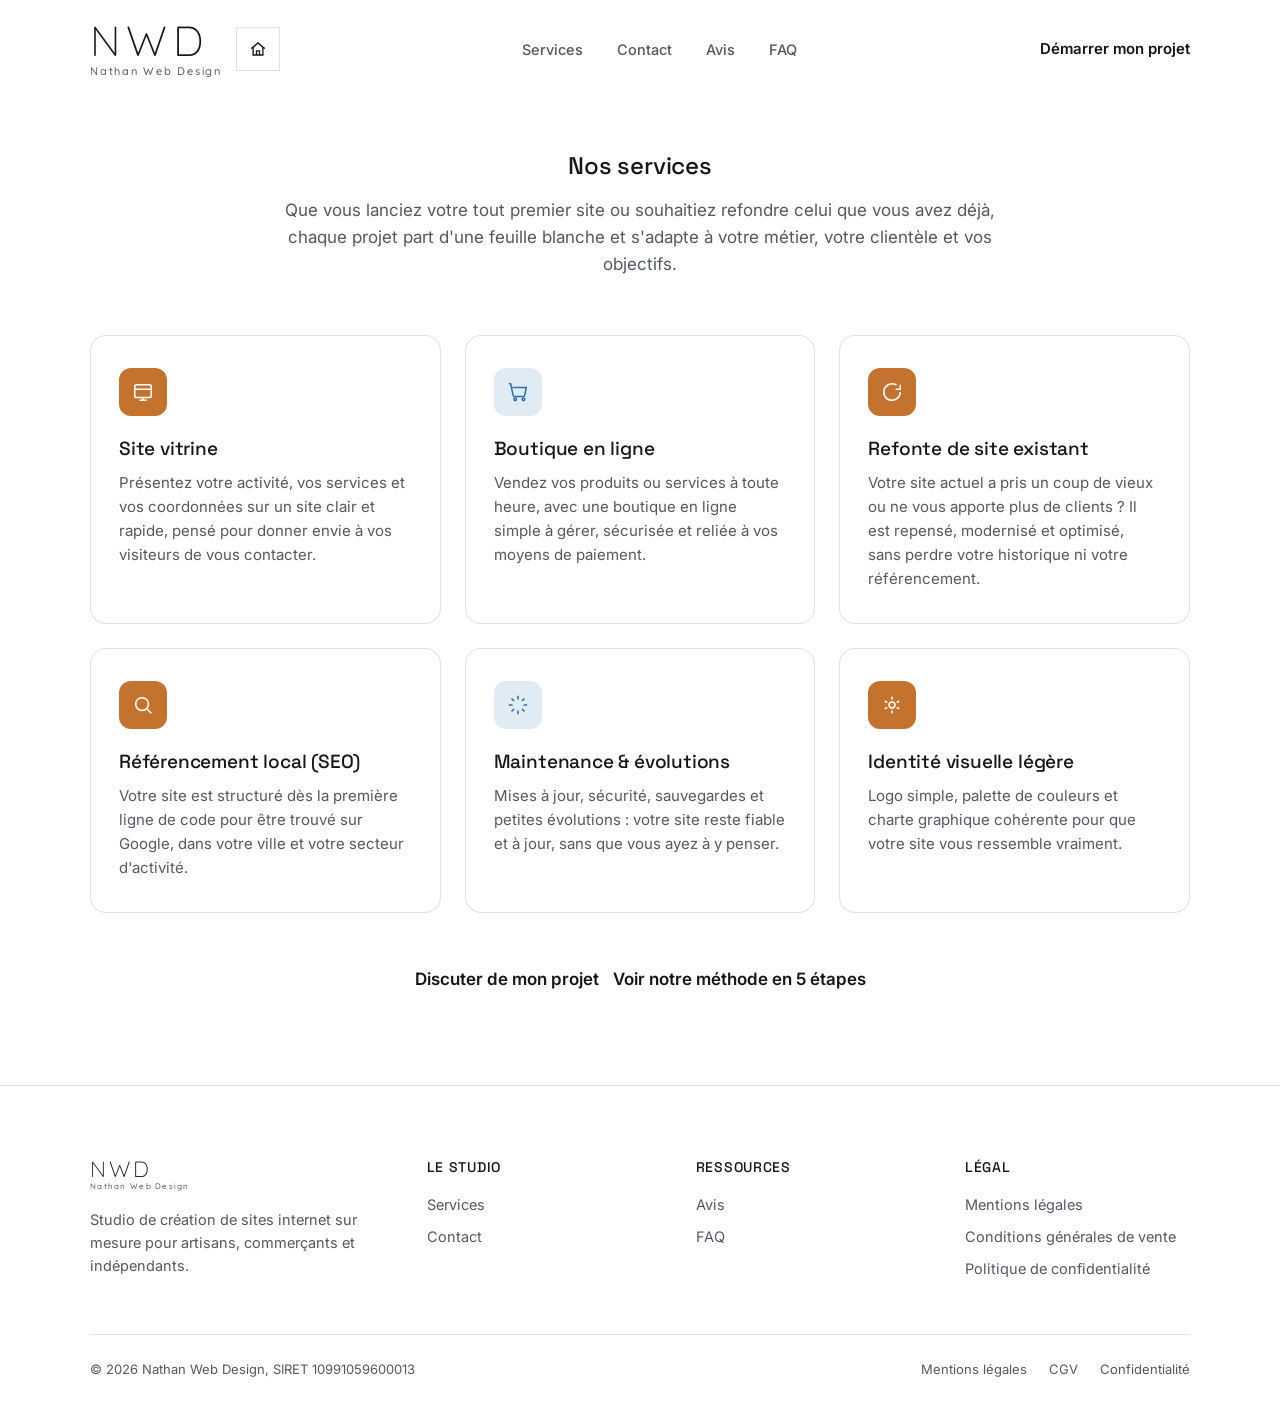
<file: services.html>
<!DOCTYPE html>
<html lang="fr">
<head>
<meta charset="UTF-8">
<meta name="viewport" content="width=device-width, initial-scale=1.0">
<title>Nos services, Nathan Web Design</title>
<meta name="description" content="Les services de Nathan Web Design : site vitrine, boutique en ligne, refonte, référencement local, maintenance et identité visuelle.">
<link rel="icon" type="image/png" href="assets/img/favicon.png">
<link rel="preconnect" href="https://fonts.googleapis.com">
<link rel="preconnect" href="https://fonts.gstatic.com" crossorigin>
<link href="https://fonts.googleapis.com/css2?family=Inter:wght@400;500;600;700&family=Quicksand:wght@300;500&family=Space+Grotesk:wght@400;500;600;700&display=swap" rel="stylesheet">
<link rel="stylesheet" href="assets/css/style.css">
</head>
<body>
<a class="skip-link" href="#main-content">Aller au contenu</a>

<header class="site-header" id="site-header">
  <div class="container">
    <div class="brand-group">
      <a class="brand" href="index.html" aria-label="Nathan Web Design, accueil">
        <span class="brand-logo"><span class="brand-mark">NWD</span><span class="brand-tag">Nathan Web Design</span></span>
      </a>
      <a class="home-btn" href="index.html" aria-label="Retour à l'accueil">
        <svg viewBox="0 0 24 24" fill="none" stroke="currentColor" stroke-width="1.8"><path d="M3 11.5 12 4l9 7.5"/><path d="M5.5 9.5V20h13V9.5"/><path d="M10 20v-5.5h4V20"/></svg>
      </a>
    </div>
    <nav class="main-nav" aria-label="Navigation principale">
      <ul>
        <li><a href="index.html#services">Services</a></li>
        <li><a href="index.html#contact">Contact</a></li>
        <li><a href="index.html#avis">Avis</a></li>
        <li><a href="index.html#faq">FAQ</a></li>
      </ul>
    </nav>
    <a class="btn btn-ghost header-cta" href="index.html#contact">Démarrer mon projet</a>
    <button class="nav-toggle" id="nav-toggle" aria-label="Ouvrir le menu" aria-expanded="false">
      <svg class="icon-open" viewBox="0 0 24 24" fill="none" stroke="currentColor" stroke-width="1.8"><line x1="3" y1="7" x2="21" y2="7"/><line x1="3" y1="12" x2="21" y2="12"/><line x1="3" y1="17" x2="21" y2="17"/></svg>
      <svg class="icon-close" viewBox="0 0 24 24" fill="none" stroke="currentColor" stroke-width="1.8"><line x1="5" y1="5" x2="19" y2="19"/><line x1="19" y1="5" x2="5" y2="19"/></svg>
    </button>
  </div>
</header>

<div class="mobile-menu" id="mobile-menu">
  <ul>
    <li><a href="index.html#services">Services</a></li>
    <li><a href="index.html#contact">Contact</a></li>
    <li><a href="index.html#avis">Avis</a></li>
    <li><a href="index.html#faq">FAQ</a></li>
  </ul>
  <div class="mm-foot">
    <a href="mailto:contact@nathan-web-design.fr">contact@nathan-web-design.fr</a>
  </div>
</div>

<main id="main-content">
  <section class="section-pad" style="padding-top: 150px;">
    <div class="container">
      <div class="section-head" data-reveal>
        <h1>Nos services</h1>
        <p>Que vous lanciez votre tout premier site ou souhaitiez refondre celui que vous avez déjà, chaque projet part d'une feuille blanche et s'adapte à votre métier, votre clientèle et vos objectifs.</p>
      </div>

      <div class="grid grid-3" data-reveal>
        <div class="card">
          <div class="card-icon ic-amber">
            <svg viewBox="0 0 24 24" fill="none" stroke="currentColor" stroke-width="1.7"><rect x="3" y="4" width="18" height="14" rx="2"/><path d="M3 9h18M8 21h8M12 18v3"/></svg>
          </div>
          <h3>Site vitrine</h3>
          <p>Présentez votre activité, vos services et vos coordonnées sur un site clair et rapide, pensé pour donner envie à vos visiteurs de vous contacter.</p>
        </div>
        <div class="card">
          <div class="card-icon ic-blue">
            <svg viewBox="0 0 24 24" fill="none" stroke="currentColor" stroke-width="1.7"><circle cx="9" cy="20" r="1.4"/><circle cx="18" cy="20" r="1.4"/><path d="M2 3h2l2.6 12.4a2 2 0 0 0 2 1.6h8.8a2 2 0 0 0 2-1.6L21 7H6"/></svg>
          </div>
          <h3>Boutique en ligne</h3>
          <p>Vendez vos produits ou services à toute heure, avec une boutique en ligne simple à gérer, sécurisée et reliée à vos moyens de paiement.</p>
        </div>
        <div class="card">
          <div class="card-icon ic-plum">
            <svg viewBox="0 0 24 24" fill="none" stroke="currentColor" stroke-width="1.7"><path d="M21 12a9 9 0 1 1-4.2-7.6"/><path d="M21 4v5h-5"/></svg>
          </div>
          <h3>Refonte de site existant</h3>
          <p>Votre site actuel a pris un coup de vieux ou ne vous apporte plus de clients ? Il est repensé, modernisé et optimisé, sans perdre votre historique ni votre référencement.</p>
        </div>
        <div class="card">
          <div class="card-icon ic-amber">
            <svg viewBox="0 0 24 24" fill="none" stroke="currentColor" stroke-width="1.7"><circle cx="11" cy="11" r="7"/><path d="m21 21-4.3-4.3"/></svg>
          </div>
          <h3>Référencement local (SEO)</h3>
          <p>Votre site est structuré dès la première ligne de code pour être trouvé sur Google, dans votre ville et votre secteur d'activité.</p>
        </div>
        <div class="card">
          <div class="card-icon ic-blue">
            <svg viewBox="0 0 24 24" fill="none" stroke="currentColor" stroke-width="1.7"><path d="M12 2v4M12 18v4M4.9 4.9l2.8 2.8M16.3 16.3l2.8 2.8M2 12h4M18 12h4M4.9 19.1l2.8-2.8M16.3 7.7l2.8-2.8"/></svg>
          </div>
          <h3>Maintenance &amp; évolutions</h3>
          <p>Mises à jour, sécurité, sauvegardes et petites évolutions : votre site reste fiable et à jour, sans que vous ayez à y penser.</p>
        </div>
        <div class="card">
          <div class="card-icon ic-plum">
            <svg viewBox="0 0 24 24" fill="none" stroke="currentColor" stroke-width="1.7"><path d="M12 3v3M12 18v3M4.2 7.8l2.6 1.5M17.2 14.7l2.6 1.5M4.2 16.2l2.6-1.5M17.2 9.3l2.6-1.5"/><circle cx="12" cy="12" r="3.2"/></svg>
          </div>
          <h3>Identité visuelle légère</h3>
          <p>Logo simple, palette de couleurs et charte graphique cohérente pour que votre site vous ressemble vraiment.</p>
        </div>
      </div>

      <div class="btn-row" data-reveal style="margin-top: 56px;">
        <a class="btn btn-ghost" href="index.html#contact">Discuter de mon projet</a>
        <a class="btn btn-ghost" href="methode.html">Voir notre méthode en 5 étapes</a>
      </div>
    </div>
  </section>
</main>

<footer class="site-footer">
  <div class="container">
    <div class="footer-top">
      <div class="footer-brand">
        <span class="brand-logo"><span class="brand-mark">NWD</span><span class="brand-tag">Nathan Web Design</span></span>
        <p>Studio de création de sites internet sur mesure pour artisans, commerçants et indépendants.</p>
      </div>
      <div class="footer-col">
        <h4>Le studio</h4>
        <ul>
          <li><a href="index.html#services">Services</a></li>
          <li><a href="index.html#contact">Contact</a></li>
        </ul>
      </div>
      <div class="footer-col">
        <h4>Ressources</h4>
        <ul>
          <li><a href="index.html#avis">Avis</a></li>
          <li><a href="index.html#faq">FAQ</a></li>
        </ul>
      </div>
      <div class="footer-col">
        <h4>Légal</h4>
        <ul>
          <li><a href="mentions-legales.html">Mentions légales</a></li>
          <li><a href="cgv.html">Conditions générales de vente</a></li>
          <li><a href="politique-confidentialite.html">Politique de confidentialité</a></li>
        </ul>
      </div>
    </div>
    <div class="footer-bottom">
      <span>© <span data-year></span> Nathan Web Design, SIRET 10991059600013</span>
      <nav class="legal-links">
        <a href="mentions-legales.html">Mentions légales</a>
        <a href="cgv.html">CGV</a>
        <a href="politique-confidentialite.html">Confidentialité</a>
      </nav>
    </div>
  </div>
</footer>

<button class="back-to-top" aria-label="Retour en haut de page">
  <svg viewBox="0 0 24 24" fill="none" stroke="currentColor" stroke-width="2"><path d="M12 19V5M5 12l7-7 7 7"/></svg>
</button>

<script src="assets/js/script.js"></script>
</body>
</html>
</file>
<file: assets/css/style.css>
/* ==========================================================================
   Nathan Web Design : feuille de style principale
   ========================================================================== */

:root{
  --ink: #ffffff;
  --ink-2: #ffffff;
  --ink-3: #ececec;
  --cream: #f6f4ef;
  --cream-2: #ece7dc;
  --cream-3: #e2ddd0;
  --paper: #fffdf9;

  --dark: #161616;
  --dark-2: #2a2a2a;

  --amber: #c4732e;
  --blue: #2f6fb0;
  --plum: #7a3b63;

  --text: #161616;
  --text-soft: #55585f;
  --text-on-ink: #161616;
  --text-on-ink-soft: #55585f;

  --line: rgba(22,22,22,0.12);
  --line-on-ink: rgba(22,22,22,0.12);

  --radius-s: 8px;
  --radius: 16px;
  --radius-l: 26px;

  --container: 1180px;
  --shadow: 0 30px 60px -30px rgba(0,0,0,0.4);
  --shadow-soft: 0 16px 32px -20px rgba(0,0,0,0.3);

  --ff-head: "Space Grotesk", "Inter", system-ui, sans-serif;
  --ff-body: "Inter", system-ui, sans-serif;

  --ease: cubic-bezier(.22,.8,.32,1);
}

/* ---------- reset ---------- */
*, *::before, *::after{ box-sizing: border-box; }
html{ scroll-behavior: smooth; }
body{
  margin: 0;
  font-family: var(--ff-body);
  color: var(--text-on-ink);
  background: var(--ink);
  -webkit-font-smoothing: antialiased;
  text-rendering: optimizeLegibility;
  overflow-x: hidden;
}
img{ max-width: 100%; display: block; }
a{ color: inherit; text-decoration: none; }
ul{ margin: 0; padding: 0; list-style: none; }
h1,h2,h3,h4{ font-family: var(--ff-head); margin: 0; font-weight: 500; letter-spacing: -0.01em; }
p{ margin: 0; }
button{ font-family: inherit; cursor: pointer; }
input, textarea, select{ font-family: inherit; font-size: inherit; }

.container{
  width: 100%;
  max-width: var(--container);
  margin-inline: auto;
  padding-inline: 24px;
}

@media (min-width: 900px){
  .container{ padding-inline: 40px; }
}

section{ position: relative; }

.section-pad{ padding-block: 96px; }
@media (max-width: 720px){ .section-pad{ padding-block: 64px; } }

.eyebrow{
  display: inline-flex;
  align-items: center;
  font-size: 13px;
  letter-spacing: 0.14em;
  text-transform: uppercase;
  font-weight: 600;
  color: var(--amber);
  margin-bottom: 18px;
}

.section-head{
  max-width: 760px;
  margin-bottom: 56px;
  margin-inline: auto;
  text-align: center;
}
.section-head h2{
  font-size: clamp(28px, 3.6vw, 42px);
  line-height: 1.15;
}
.section-head p{
  margin-top: 16px;
  font-size: 17px;
  line-height: 1.6;
  color: var(--text-on-ink-soft);
}

.center{ text-align: center; margin-inline: auto; }

/* ---------- buttons ---------- */
.btn{
  display: inline-flex;
  align-items: center;
  justify-content: center;
  gap: 10px;
  padding: 15px 28px;
  border-radius: 0;
  font-size: 15px;
  font-weight: 600;
  border: 1px solid transparent;
  transition: transform .25s var(--ease), background .25s var(--ease), color .25s var(--ease), border-color .25s var(--ease);
  white-space: nowrap;
}
.btn:hover{ transform: translateY(-2px); }
.btn:active{ transform: scale(.97); }
.btn:disabled{ opacity: .4; cursor: not-allowed; pointer-events: none; }

.hero-actions .btn,
.btn-row .btn{
  padding: 19px 38px;
  font-size: 17px;
}
.btn-primary{ background: var(--dark); color: var(--cream); }
.btn-primary:hover{ background: var(--dark-2); }

.btn-ghost{
  background: none;
  border: none;
  padding: 0;
  color: var(--text-on-ink);
  text-decoration: none;
}
.btn-ghost:hover{ color: var(--amber); transform: none; }
.btn-ghost:active{ transform: none; opacity: .65; }
.hero-actions .btn-ghost,
.btn-row .btn-ghost{ padding: 0; }

.btn-accent{ background: var(--amber); color: #fff; }
.btn-accent:hover{ background: #ad631f; }

.btn-block{ width: 100%; }

/* ---------- header ---------- */
.site-header{
  position: fixed;
  top: 0; left: 0; right: 0;
  z-index: 100;
  padding-block: 20px;
  transition: padding .3s var(--ease), background .3s var(--ease), box-shadow .3s var(--ease), border-color .3s var(--ease);
  border-bottom: 1px solid transparent;
}
.site-header.is-scrolled{
  padding-block: 12px;
  background: rgba(255,255,255,0.88);
  backdrop-filter: blur(14px) saturate(140%);
  border-bottom-color: var(--line-on-ink);
}
.site-header .container{
  display: flex;
  align-items: center;
  justify-content: space-between;
  gap: 20px;
}
.brand-group{ display: flex; align-items: center; gap: 14px; }
.brand{ display: flex; align-items: center; position: relative; }

.brand-logo{ display: flex; flex-direction: column; line-height: 1; }
.brand-mark{ font-family: 'Quicksand', sans-serif; font-weight: 300; font-size: 42px; letter-spacing: 0.14em; color: var(--text-on-ink); }
.brand-tag{ font-family: 'Quicksand', sans-serif; font-weight: 500; font-size: 11px; letter-spacing: 0.16em; color: var(--text-on-ink-soft); margin-top: 4px; }
.brand .brand-mark{ font-size: 42px; }
.footer-brand .brand-mark{ font-size: 22px; }
.footer-brand .brand-tag{ font-size: 8px; margin-top: 2px; }
.footer-brand .brand-logo{ margin-bottom: 18px; }

.home-btn{
  width: 44px; height: 44px;
  border-radius: 0;
  border: 1px solid var(--line-on-ink);
  color: var(--text-on-ink);
  display: inline-flex;
  align-items: center;
  justify-content: center;
  flex-shrink: 0;
  transition: border-color .2s var(--ease), background .2s var(--ease);
}
.home-btn:hover{ border-color: var(--text-on-ink); background: var(--ink-2); }
.home-btn svg{ width: 18px; height: 18px; }

.main-nav{ display: none; }
.main-nav ul{ display: flex; align-items: center; gap: 34px; }
.main-nav a{
  font-size: 14.5px;
  font-weight: 500;
  color: var(--text-on-ink-soft);
  transition: color .2s var(--ease);
  position: relative;
}
.main-nav a:hover{ color: var(--text-on-ink); }

.header-cta{ display: none; }

.nav-toggle{
  width: 46px; height: 46px;
  border-radius: 0;
  border: 1px solid var(--line-on-ink);
  background: transparent;
  color: var(--text-on-ink);
  display: inline-flex;
  align-items: center;
  justify-content: center;
  flex-shrink: 0;
  transition: border-color .3s var(--ease), color .3s var(--ease);
}
.nav-toggle span, .nav-toggle::before, .nav-toggle::after{ display: none; }
.nav-toggle svg{ width: 18px; height: 18px; }
.nav-toggle .icon-close{ display: none; }
.nav-toggle.is-open .icon-open{ display: none; }
.nav-toggle.is-open .icon-close{ display: block; }

@media (min-width: 980px){
  .main-nav{ display: block; }
  .header-cta{ display: inline-flex; }
  .nav-toggle{ display: none; }
}

/* mobile menu overlay */
.mobile-menu{
  position: fixed;
  inset: 0;
  z-index: 99;
  background: var(--ink);
  color: var(--text-on-ink);
  display: flex;
  flex-direction: column;
  justify-content: center;
  padding: 32px;
  transform: translateY(-100%);
  transition: transform .45s var(--ease);
}
.mobile-menu.is-open{ transform: translateY(0); }
.mobile-menu ul{ display: flex; flex-direction: column; gap: 6px; }
.mobile-menu a{
  font-family: var(--ff-head);
  font-size: clamp(30px, 9vw, 44px);
  padding-block: 10px;
  display: inline-block;
  border-bottom: 1px solid var(--line-on-ink);
}
.mobile-menu .mm-foot{
  margin-top: 40px;
  display: flex;
  flex-direction: column;
  gap: 14px;
  color: var(--text-on-ink-soft);
  font-size: 15px;
}
.mobile-menu .mm-foot a{ font-family: var(--ff-body); font-size: 15px; border: none; padding: 0; color: var(--text-on-ink); }

@media (min-width: 980px){ .mobile-menu{ display: none; } }

/* ---------- hero ---------- */
.hero{
  padding-top: 160px;
  padding-bottom: 96px;
  overflow: hidden;
}
.hero .container{
  display: grid;
  gap: 40px;
  justify-items: center;
  text-align: center;
}
.hero h1{
  font-size: clamp(38px, 6.4vw, 74px);
  line-height: 1.06;
  max-width: 23ch;
  margin-inline: auto;
}
.hero h1 em{
  font-style: normal;
  color: var(--amber);
}

@media (prefers-reduced-motion: no-preference){
  .hero h1, .hero-lede, .hero-actions{
    opacity: 0;
    transform: translateY(16px);
    animation: hero-in .8s var(--ease) forwards;
  }
  .hero-lede{ animation-delay: .12s; }
  .hero-actions{ animation-delay: .24s; }
}
@keyframes hero-in{ to{ opacity: 1; transform: translateY(0); } }
.hero-lede{
  margin-top: 24px;
  font-size: clamp(16px, 1.6vw, 19px);
  line-height: 1.65;
  color: var(--text-on-ink-soft);
  max-width: 64ch;
  margin-inline: auto;
}
.hero-actions{
  margin-top: 36px;
  display: flex;
  flex-wrap: wrap;
  justify-content: center;
  gap: 14px;
  align-items: center;
}
.hero-trust{
  margin-top: 30px;
  display: flex;
  flex-wrap: wrap;
  gap: 10px 28px;
  font-size: 13.5px;
  color: var(--text-on-ink-soft);
}
.hero-trust li{ display: flex; align-items: center; gap: 8px; }
.hero-trust svg{ width: 15px; height: 15px; color: var(--amber); flex-shrink: 0; }

/* ---------- logos strip ---------- */
.strip{
  padding-block: 28px;
  border-top: 1px solid var(--line-on-ink);
  border-bottom: 1px solid var(--line-on-ink);
}
.strip .container{
  display: flex;
  flex-wrap: wrap;
  align-items: center;
  gap: 18px 40px;
  justify-content: space-between;
}
.strip-label{ font-size: 13px; color: var(--text-on-ink-soft); font-weight: 600; }

/* ---------- cards grid ---------- */
.grid{ display: grid; gap: 24px; }
.grid-2{ grid-template-columns: 1fr; }
.grid-3{ grid-template-columns: 1fr; }
.grid-4{ grid-template-columns: 1fr; }
@media (min-width: 680px){
  .grid-2{ grid-template-columns: repeat(2,1fr); }
  .grid-4{ grid-template-columns: repeat(2,1fr); }
}
@media (min-width: 980px){
  .grid-3{ grid-template-columns: repeat(3,1fr); }
  .grid-4{ grid-template-columns: repeat(4,1fr); }
}

.card{
  position: relative;
  overflow: hidden;
  background: var(--ink-2);
  border: 1px solid var(--line-on-ink);
  border-radius: var(--radius);
  padding: 32px 28px;
  transition: transform .3s var(--ease), box-shadow .3s var(--ease), border-color .3s var(--ease);
}
.card:hover{ transform: translateY(-4px); box-shadow: var(--shadow-soft); border-color: transparent; }
.card::before{
  content: "";
  position: absolute;
  inset: 0;
  background: radial-gradient(220px circle at var(--mx, 50%) var(--my, 50%), rgba(196,115,46,.10), transparent 70%);
  opacity: 0;
  transition: opacity .35s var(--ease);
  pointer-events: none;
}
.card:hover::before{ opacity: 1; }
.card > *{ position: relative; }
.card-icon{
  width: 48px; height: 48px;
  border-radius: 12px;
  display: flex; align-items: center; justify-content: center;
  margin-bottom: 20px;
  background: var(--dark);
  color: var(--cream);
}
.card-icon svg{ width: 22px; height: 22px; }
.card h3{ font-size: 19px; margin-bottom: 10px; color: var(--text-on-ink); }
.card p{ font-size: 15px; line-height: 1.6; color: var(--text-on-ink-soft); }

/* accent variants for service icons */
.ic-amber, .ic-plum{ background: var(--amber); color: #fff; }
.ic-blue{ background: rgba(47,111,176,0.14); color: var(--blue); }

/* ---------- feature list (why us) ---------- */
.feature{
  display: flex;
  gap: 18px;
  padding: 28px 0;
  border-top: 1px solid var(--line-on-ink);
}
.feature:first-child{ border-top: none; }
.feature .num{
  font-family: var(--ff-head);
  font-size: 14px;
  color: var(--text-on-ink-soft);
  padding-top: 4px;
}
.feature h3{ font-size: 19px; color: var(--text-on-ink); margin-bottom: 8px; }
.feature p{ font-size: 15px; line-height: 1.6; color: var(--text-on-ink-soft); max-width: 56ch; }

/* ---------- process / timeline ---------- */
.timeline{ display: grid; gap: 0; }
.tl-item{
  display: grid;
  grid-template-columns: 64px 1fr;
  gap: 20px;
  padding-block: 30px;
  border-top: 1px solid var(--line-on-ink);
}
.tl-item:first-child{ border-top: none; }
.tl-marker{
  display: flex;
  flex-direction: column;
  align-items: center;
}
.tl-dot{
  width: 40px; height: 40px;
  border-radius: 50%;
  background: var(--dark);
  color: var(--cream);
  display: flex; align-items: center; justify-content: center;
  font-family: var(--ff-head);
  font-size: 14px;
  flex-shrink: 0;
}
.tl-line{ width: 1px; flex: 1; background: var(--line-on-ink); margin-top: 8px; }
.tl-item:last-child .tl-line{ display: none; }
.tl-content{ padding-top: 4px; }
.tl-tag{
  display: inline-block;
  font-size: 12px;
  font-weight: 700;
  letter-spacing: 0.06em;
  text-transform: uppercase;
  color: var(--amber);
  margin-bottom: 8px;
}
.tl-content h3{ font-size: 20px; margin-bottom: 8px; color: var(--text-on-ink); }
.tl-content p{ font-size: 15px; line-height: 1.6; color: var(--text-on-ink-soft); max-width: 70ch; }

@media (min-width: 720px){
  .tl-item{ grid-template-columns: 160px 64px 1fr; }
  .tl-when{ padding-top: 8px; font-size: 13.5px; color: var(--text-on-ink-soft); font-weight: 600; }
}

/* ---------- reviews ---------- */
.reviews-shell{
  border: 1px dashed var(--line-on-ink);
  border-radius: var(--radius-l);
  padding: 56px 32px;
  text-align: center;
  background: var(--ink-2);
}
.google-badge{
  display: inline-flex;
  align-items: center;
  gap: 10px;
  background: var(--ink-3);
  padding: 10px 18px;
  border-radius: 0;
  margin-bottom: 24px;
  font-size: 14px;
}
.stars{ display: inline-flex; gap: 3px; color: var(--amber); }
.stars svg{ width: 16px; height: 16px; }
.reviews-shell h3{ color: var(--text-on-ink); font-size: 24px; max-width: 42ch; margin-inline: auto; }
.reviews-shell p{ color: var(--text-on-ink-soft); margin-top: 14px; max-width: 56ch; margin-inline: auto; font-size: 15px; line-height: 1.6; }
.reviews-shell .btn{ margin-top: 28px; }

.review-cards{ display: grid; gap: 20px; margin-top: 40px; }
@media (min-width: 780px){ .review-cards{ grid-template-columns: repeat(3,1fr); } }
.review-card{
  background: var(--ink);
  border: 1px solid var(--line-on-ink);
  border-radius: var(--radius);
  padding: 24px;
  text-align: left;
}
.review-card .stars{ margin-bottom: 14px; }
.review-card p{ color: var(--text-on-ink); font-size: 14.5px; line-height: 1.6; }
.review-card .who{ margin-top: 16px; display: flex; align-items: center; gap: 10px; }
.review-avatar{
  width: 34px; height: 34px; border-radius: 50%;
  background: var(--amber);
  flex-shrink: 0;
}
.review-card .who strong{ font-size: 13.5px; color: var(--text-on-ink); display: block; }
.review-card .who span{ font-size: 12.5px; color: var(--text-on-ink-soft); }

/* ---------- FAQ ---------- */
.faq-list{ max-width: 880px; margin-inline: auto; }
.faq-item{ border-top: 1px solid var(--line-on-ink); }
.faq-item:last-child{ border-bottom: 1px solid var(--line-on-ink); }
.faq-q{
  width: 100%;
  display: flex;
  align-items: center;
  justify-content: space-between;
  gap: 20px;
  background: none;
  border: none;
  text-align: left;
  padding: 24px 4px;
  font-family: var(--ff-head);
  font-size: 17px;
  color: var(--text-on-ink);
}
.faq-q .plus{
  width: 30px; height: 30px;
  border-radius: 50%;
  border: 1px solid var(--line-on-ink);
  flex-shrink: 0;
  position: relative;
  transition: transform .3s var(--ease), background .3s var(--ease);
}
.faq-q .plus::before, .faq-q .plus::after{
  content: "";
  position: absolute;
  background: var(--text-on-ink);
  top: 50%; left: 50%;
  transform: translate(-50%,-50%);
}
.faq-q .plus::before{ width: 12px; height: 1.4px; }
.faq-q .plus::after{ width: 1.4px; height: 12px; transition: opacity .2s var(--ease); }
.faq-item.is-open .plus{ background: var(--dark); border-color: var(--dark); transform: rotate(180deg); }
.faq-item.is-open .plus::before, .faq-item.is-open .plus::after{ background: var(--cream); }
.faq-item.is-open .plus::after{ opacity: 0; }

.faq-a{
  max-height: 0;
  overflow: hidden;
  transition: max-height .35s var(--ease);
}
.faq-a-inner{ padding: 0 4px 26px; font-size: 15px; line-height: 1.65; color: var(--text-on-ink-soft); max-width: 74ch; }

/* ---------- contact ---------- */
.contact-list{
  margin-top: 48px;
  display: flex;
  flex-wrap: wrap;
  justify-content: center;
  gap: 24px 48px;
}
.contact-list li{ display: flex; align-items: center; gap: 16px; }
.contact-list .ci-icon{
  width: 44px; height: 44px;
  border-radius: 50%;
  background: var(--dark);
  display: flex; align-items: center; justify-content: center;
  color: var(--cream);
  flex-shrink: 0;
}
.contact-list .ci-icon svg{ width: 19px; height: 19px; }
.contact-list strong{ display: block; font-size: 15.5px; color: var(--text-on-ink); }
.contact-list span{ font-size: 13.5px; color: var(--text-on-ink-soft); }
.contact-list a{ text-decoration: none; transition: color .2s var(--ease); }
.contact-list a:hover strong{ color: var(--amber); }

.contact-form{
  background: var(--ink-2);
  border: 1px solid var(--line-on-ink);
  border-radius: var(--radius-l);
  padding: 36px;
  max-width: 640px;
  margin-inline: auto;
}

/* ---------- multi-step wizard ---------- */
.form-progress{
  display: flex;
  align-items: center;
  gap: 8px;
  margin-bottom: 30px;
}
.form-progress-step{
  display: flex;
  align-items: center;
  gap: 8px;
  font-size: 12.5px;
  font-weight: 600;
  color: var(--text-on-ink-soft);
  flex: 1;
}
.form-progress-step i{
  font-style: normal;
  width: 24px; height: 24px;
  border-radius: 50%;
  border: 1px solid var(--line-on-ink);
  display: flex; align-items: center; justify-content: center;
  font-size: 12px;
  flex-shrink: 0;
  transition: background .25s var(--ease), border-color .25s var(--ease), color .25s var(--ease);
}
.form-progress-step:not(:last-child)::after{
  content: "";
  flex: 1;
  height: 1px;
  background: var(--line-on-ink);
  margin-right: 8px;
}
.form-progress-step.is-active{ color: var(--text-on-ink); }
.form-progress-step.is-active i{ background: var(--dark); border-color: var(--dark); color: var(--cream); }
.form-progress-step.is-done i{ background: var(--amber); border-color: var(--amber); color: #fff; }
@media (max-width: 480px){
  .form-progress-step span, .form-progress-step{ font-size: 0; gap: 0; }
  .form-progress-step i{ font-size: 12px; }
}

.form-step{ display: none; }
.form-step.is-active{ display: block; animation: step-in .35s var(--ease); }
@keyframes step-in{ from{ opacity: 0; transform: translateX(8px); } to{ opacity: 1; transform: translateX(0); } }
.form-step-title{ font-size: 19px; color: var(--text-on-ink); margin-bottom: 6px; }
.form-step-title span{ font-family: var(--ff-body); font-weight: 400; font-size: 13.5px; color: var(--text-on-ink-soft); }

.option-grid{ display: flex; flex-wrap: wrap; gap: 10px; margin: 20px 0 8px; }
.option-pill{
  padding: 11px 18px;
  border-radius: 0;
  border: 1px solid var(--amber);
  background: var(--amber);
  color: #fff;
  font-size: 14px;
  font-weight: 500;
  transition: border-color .2s var(--ease), background .2s var(--ease), color .2s var(--ease), transform .15s var(--ease);
}
.option-pill:hover{ background: #ad631f; border-color: #ad631f; }
.option-pill:active{ transform: scale(.96); }
.option-pill.is-selected{ background: #fff; border-color: var(--amber); color: var(--text-on-ink); }

.option-check{
  display: flex;
  align-items: center;
  gap: 9px;
  padding: 11px 16px;
  border-radius: 0;
  border: 1px solid var(--amber);
  background: var(--amber);
  color: #fff;
  font-size: 14px;
  cursor: pointer;
  transition: border-color .2s var(--ease), background .2s var(--ease), color .2s var(--ease);
}
.option-check:hover{ background: #ad631f; border-color: #ad631f; }
.option-check:has(input:checked),
.option-check.is-selected{ background: #fff; border-color: var(--amber); color: var(--text-on-ink); }
.option-check input{
  position: absolute;
  width: 1px; height: 1px;
  padding: 0; margin: -1px;
  overflow: hidden;
  clip: rect(0,0,0,0);
  white-space: nowrap;
  border: 0;
}

.form-step-actions{ margin-top: 26px; }
.form-step-actions.two{ display: flex; align-items: center; justify-content: space-between; gap: 20px; }
.form-step-actions:not(.two) .btn{ width: 100%; }

.form-row{ display: grid; gap: 18px; margin-bottom: 18px; }
@media (min-width: 560px){ .form-row.two{ grid-template-columns: 1fr 1fr; } }
.field label{ display: block; font-size: 13.5px; font-weight: 600; margin-bottom: 8px; color: var(--text-on-ink); }
.field input, .field select, .field textarea{
  width: 100%;
  padding: 13px 14px;
  border-radius: var(--radius-s);
  border: 1px solid var(--line-on-ink);
  background: var(--ink-3);
  color: var(--text-on-ink);
  font-size: 14.5px;
  transition: border-color .2s var(--ease);
}
.field input::placeholder, .field textarea::placeholder{ color: var(--text-on-ink-soft); }
.field input:-webkit-autofill,
.field input:-webkit-autofill:hover,
.field input:-webkit-autofill:focus{
  -webkit-text-fill-color: var(--text-on-ink);
  -webkit-box-shadow: 0 0 0 1000px var(--ink-3) inset;
  box-shadow: 0 0 0 1000px var(--ink-3) inset;
  border-radius: var(--radius-s);
  transition: background-color 9999s ease-in-out 0s;
}
.field input:focus, .field select:focus, .field textarea:focus{
  outline: none;
  border-color: var(--dark);
}
.field textarea{ resize: vertical; min-height: 110px; }
.form-note{ font-size: 12.5px; color: var(--text-on-ink-soft); margin-top: 14px; line-height: 1.5; }
.form-success{
  display: none;
  margin-top: 16px;
  padding: 14px 16px;
  border-radius: var(--radius-s);
  background: var(--amber);
  color: #fff;
  font-size: 14px;
  font-weight: 600;
}
.form-success.is-visible{ display: block; }

/* ---------- footer ---------- */
.site-footer{ background: var(--ink-2); color: var(--text-on-ink-soft); padding-top: 72px; border-top: 1px solid var(--line-on-ink); }
.footer-top{
  display: grid;
  gap: 44px;
  padding-bottom: 56px;
  border-bottom: 1px solid var(--line-on-ink);
}
@media (min-width: 900px){ .footer-top{ grid-template-columns: 1.3fr 1fr 1fr 1fr; } }
.footer-brand p{ font-size: 14.5px; line-height: 1.6; max-width: 42ch; }
.footer-col h4{ color: var(--text-on-ink); font-size: 14px; margin-bottom: 18px; text-transform: uppercase; letter-spacing: 0.05em; }
.footer-col ul{ display: grid; gap: 12px; }
.footer-col a{ font-size: 14.5px; transition: color .2s var(--ease); }
.footer-col a:hover{ color: var(--text-on-ink); }
.footer-bottom{
  padding-block: 26px;
  display: flex;
  flex-wrap: wrap;
  gap: 12px 24px;
  align-items: center;
  justify-content: space-between;
  font-size: 13px;
}
.footer-bottom .legal-links{ display: flex; flex-wrap: wrap; gap: 10px 22px; }
.footer-bottom a:hover{ color: var(--text-on-ink); }

/* ---------- legal pages ---------- */
.legal-page{ padding-top: 150px; }
.legal-page h1{ font-size: clamp(30px, 4.5vw, 46px); margin-bottom: 12px; color: var(--text-on-ink); }
.legal-updated{ font-size: 14px; color: var(--text-on-ink-soft); margin-bottom: 48px; }
.legal-body{ max-width: 860px; margin-inline: auto; }
.legal-body h2{ font-size: 21px; margin-top: 44px; margin-bottom: 14px; color: var(--text-on-ink); }
.legal-body h2:first-child{ margin-top: 0; }
.legal-body p{ font-size: 15.5px; line-height: 1.75; color: var(--text-on-ink-soft); margin-bottom: 16px; }
.legal-body ul{ margin-bottom: 16px; display: grid; gap: 10px; }
.legal-body li{ font-size: 15.5px; line-height: 1.7; color: var(--text-on-ink-soft); padding-left: 22px; position: relative; }
.legal-body li::before{ content: "•"; position: absolute; left: 2px; color: var(--amber); }
.legal-body strong{ color: var(--text-on-ink); }
.legal-body a{ color: var(--amber); text-decoration: underline; text-underline-offset: 3px; }
.legal-placeholder{
  background: var(--amber);
  color: #fff;
  padding: 2px 6px;
  border-radius: 4px;
  font-size: 0.95em;
  font-weight: 600;
}
.legal-toc{
  background: var(--ink-2);
  border: 1px solid var(--line-on-ink);
  border-radius: var(--radius);
  padding: 24px 26px;
  margin-bottom: 48px;
  margin-inline: auto;
  max-width: 860px;
}
.legal-toc p{ font-size: 13px; font-weight: 700; text-transform: uppercase; letter-spacing: 0.05em; color: var(--text-on-ink-soft); margin-bottom: 12px; }
.legal-toc ol{ display: grid; gap: 8px; padding-left: 20px; }
.legal-toc li{ font-size: 14.5px; }
.legal-toc a{ color: var(--text-on-ink); }
.legal-toc a:hover{ color: var(--amber); }

/* ---------- reveal trigger buttons (services / méthode) ---------- */
.btn-row{ display: flex; flex-wrap: wrap; gap: 14px; align-items: center; justify-content: center; }
.reveal-trigger svg{ width: 18px; height: 18px; transition: transform .25s var(--ease); }
.reveal-trigger:hover svg{ transform: translateX(3px); }

/* ---------- reveal animation ---------- */
[data-reveal]{
  opacity: 0;
  transform: translateY(24px);
  transition: opacity .7s var(--ease), transform .7s var(--ease);
}
[data-reveal].is-visible{ opacity: 1; transform: translateY(0); }

@media (prefers-reduced-motion: reduce){
  [data-reveal]{ transform: none; transition: opacity .3s ease; }
  .card::before{ display: none; }
}

/* ---------- back to top ---------- */
.back-to-top{
  position: fixed;
  right: 20px;
  bottom: 20px;
  width: 46px; height: 46px;
  border-radius: 0;
  background: var(--dark);
  color: var(--cream);
  display: flex; align-items: center; justify-content: center;
  box-shadow: var(--shadow-soft);
  opacity: 0;
  visibility: hidden;
  transform: translateY(10px);
  transition: opacity .3s var(--ease), transform .3s var(--ease), visibility .3s;
  z-index: 60;
}
.back-to-top.is-visible{ opacity: 1; visibility: visible; transform: translateY(0); }
.back-to-top svg{ width: 18px; height: 18px; }

/* ---------- skip link ---------- */
.skip-link{
  position: absolute;
  left: -999px;
  top: auto;
  background: var(--dark);
  color: var(--cream);
  padding: 12px 18px;
  border-radius: var(--radius-s);
  z-index: 200;
}
.skip-link:focus{ left: 24px; top: 24px; }
</file>
